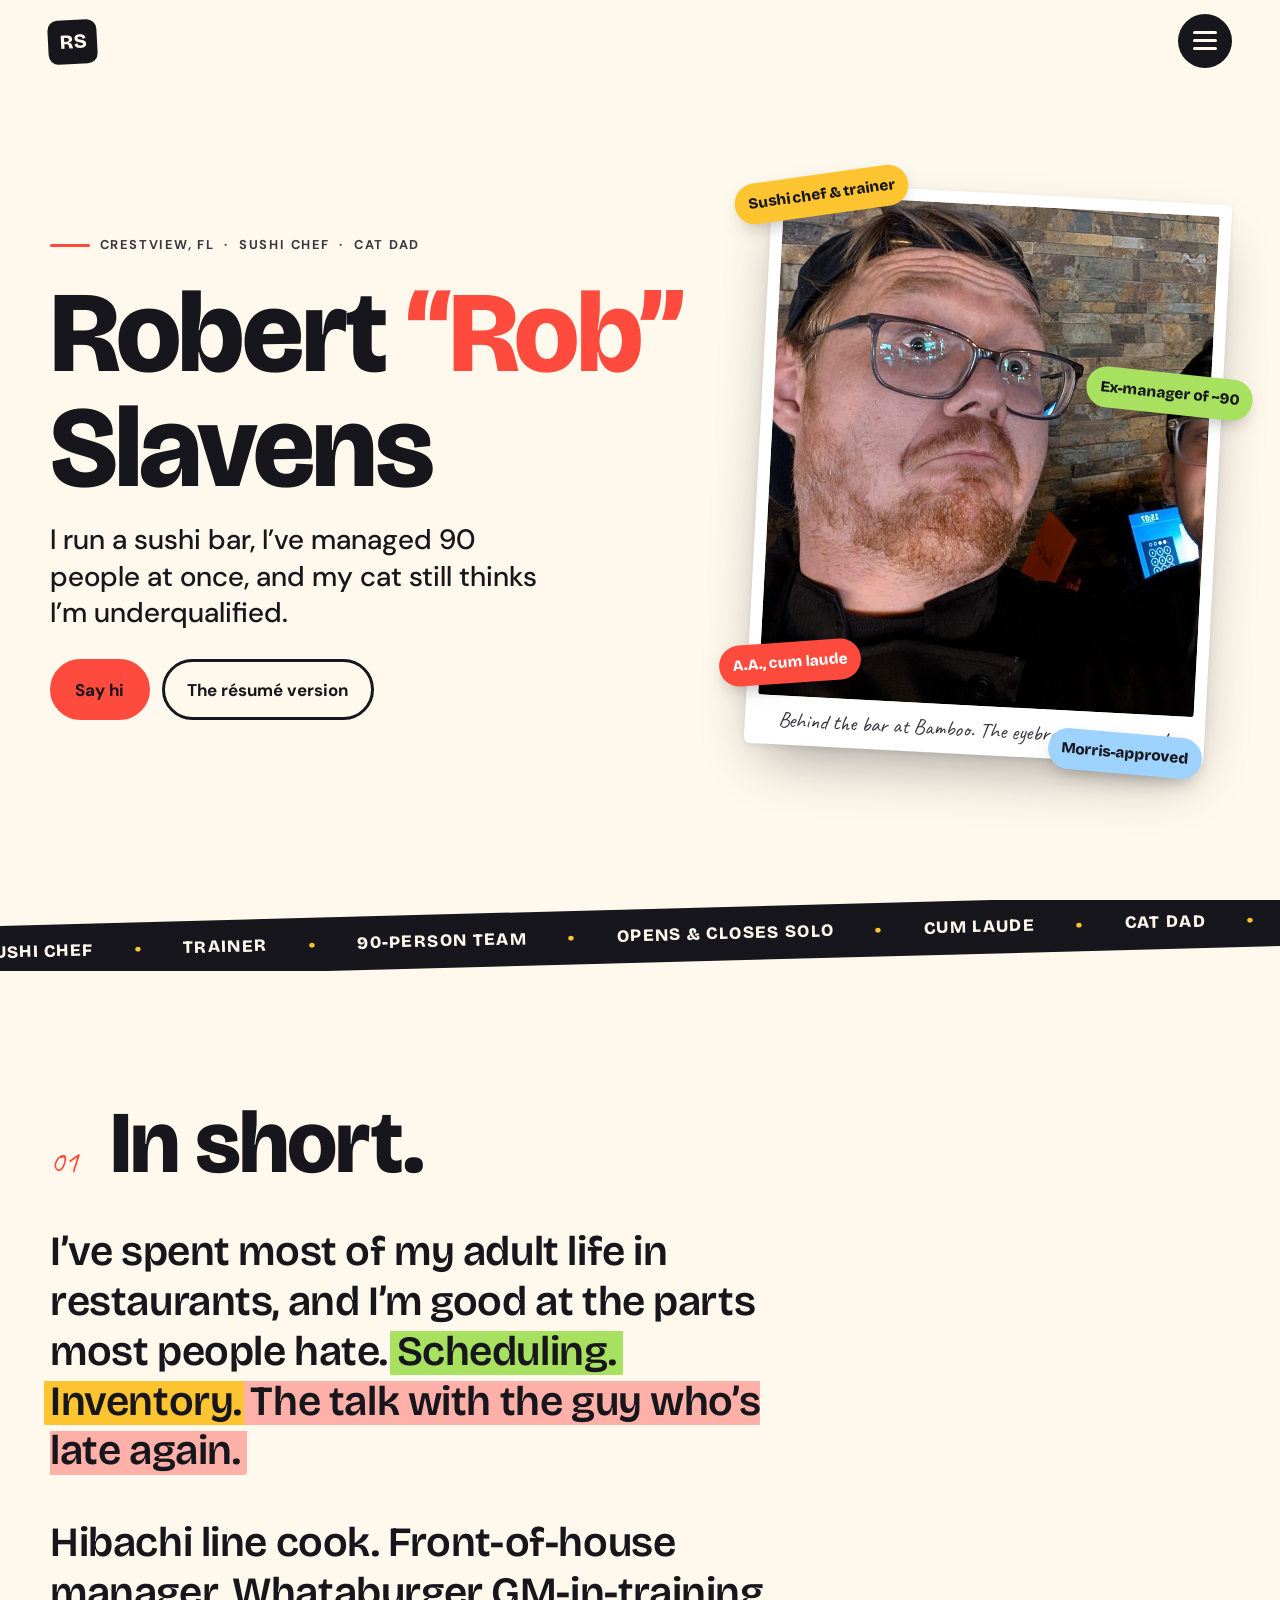
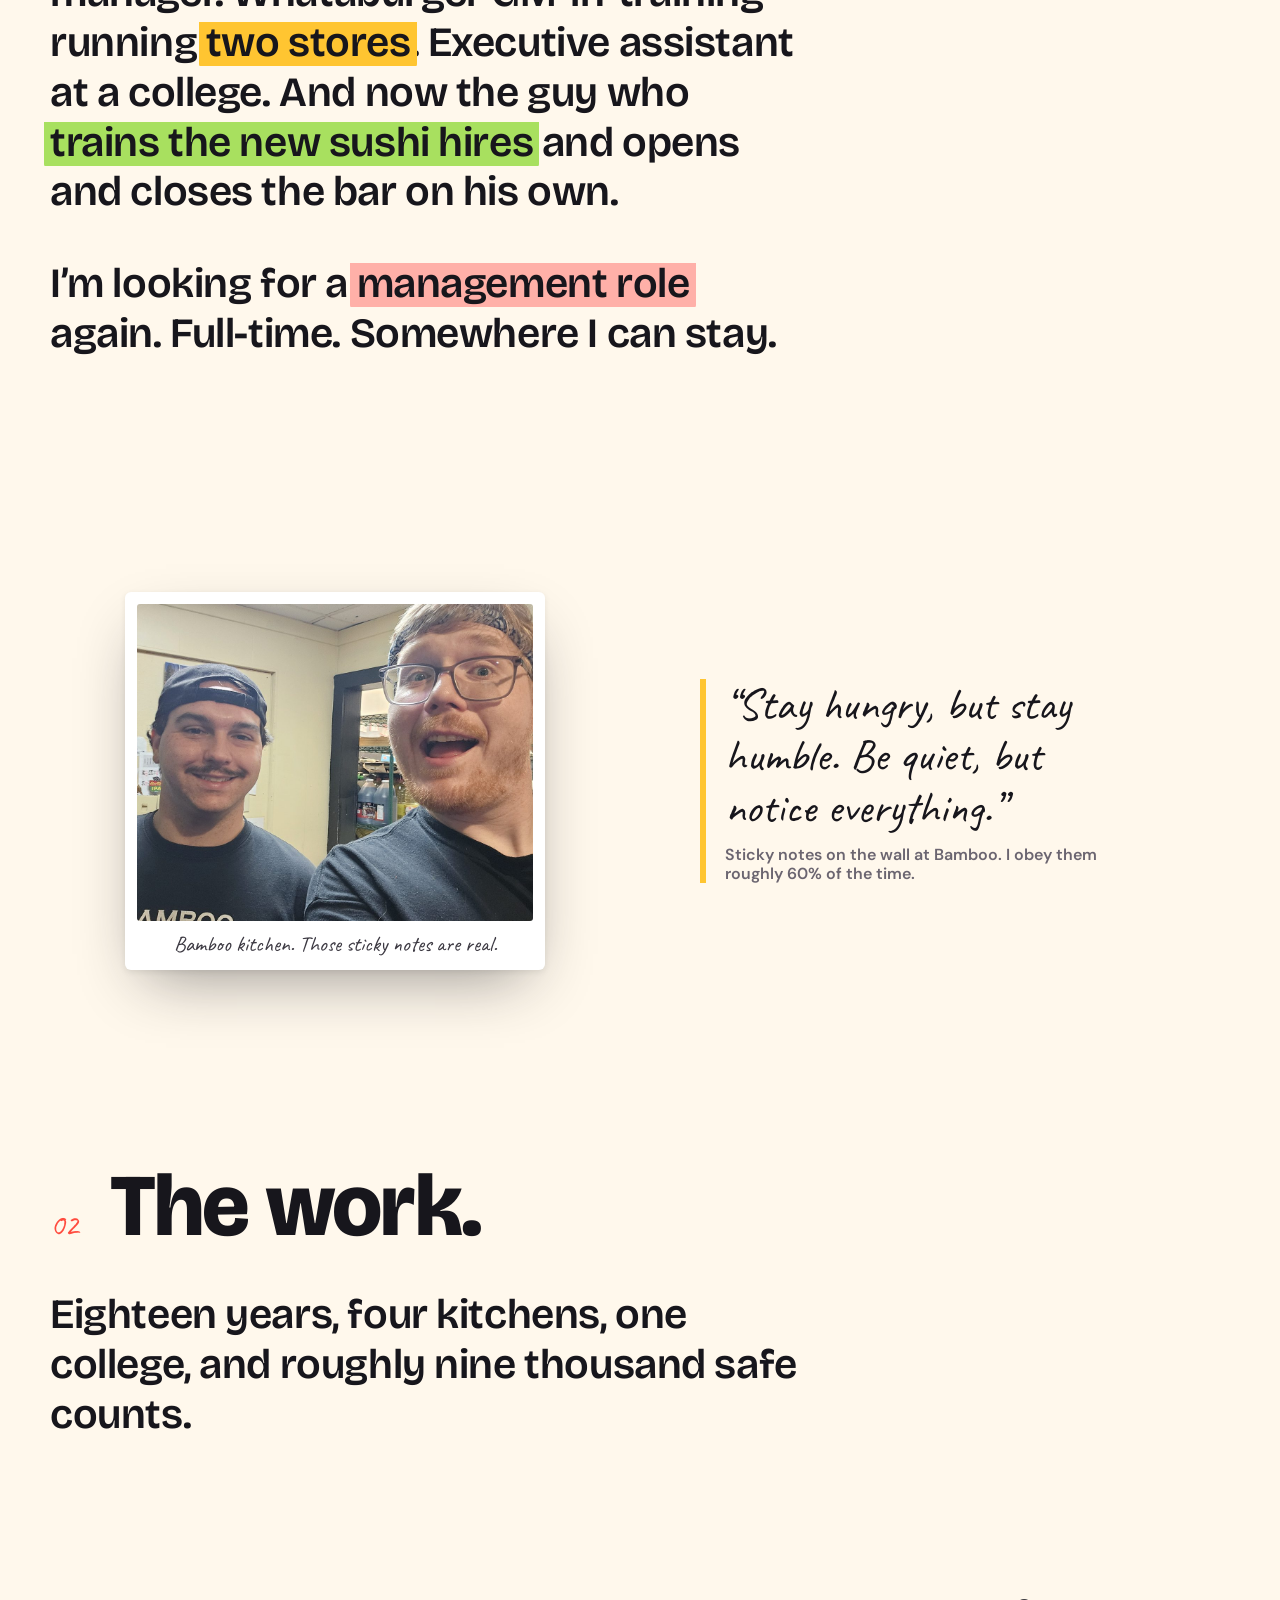
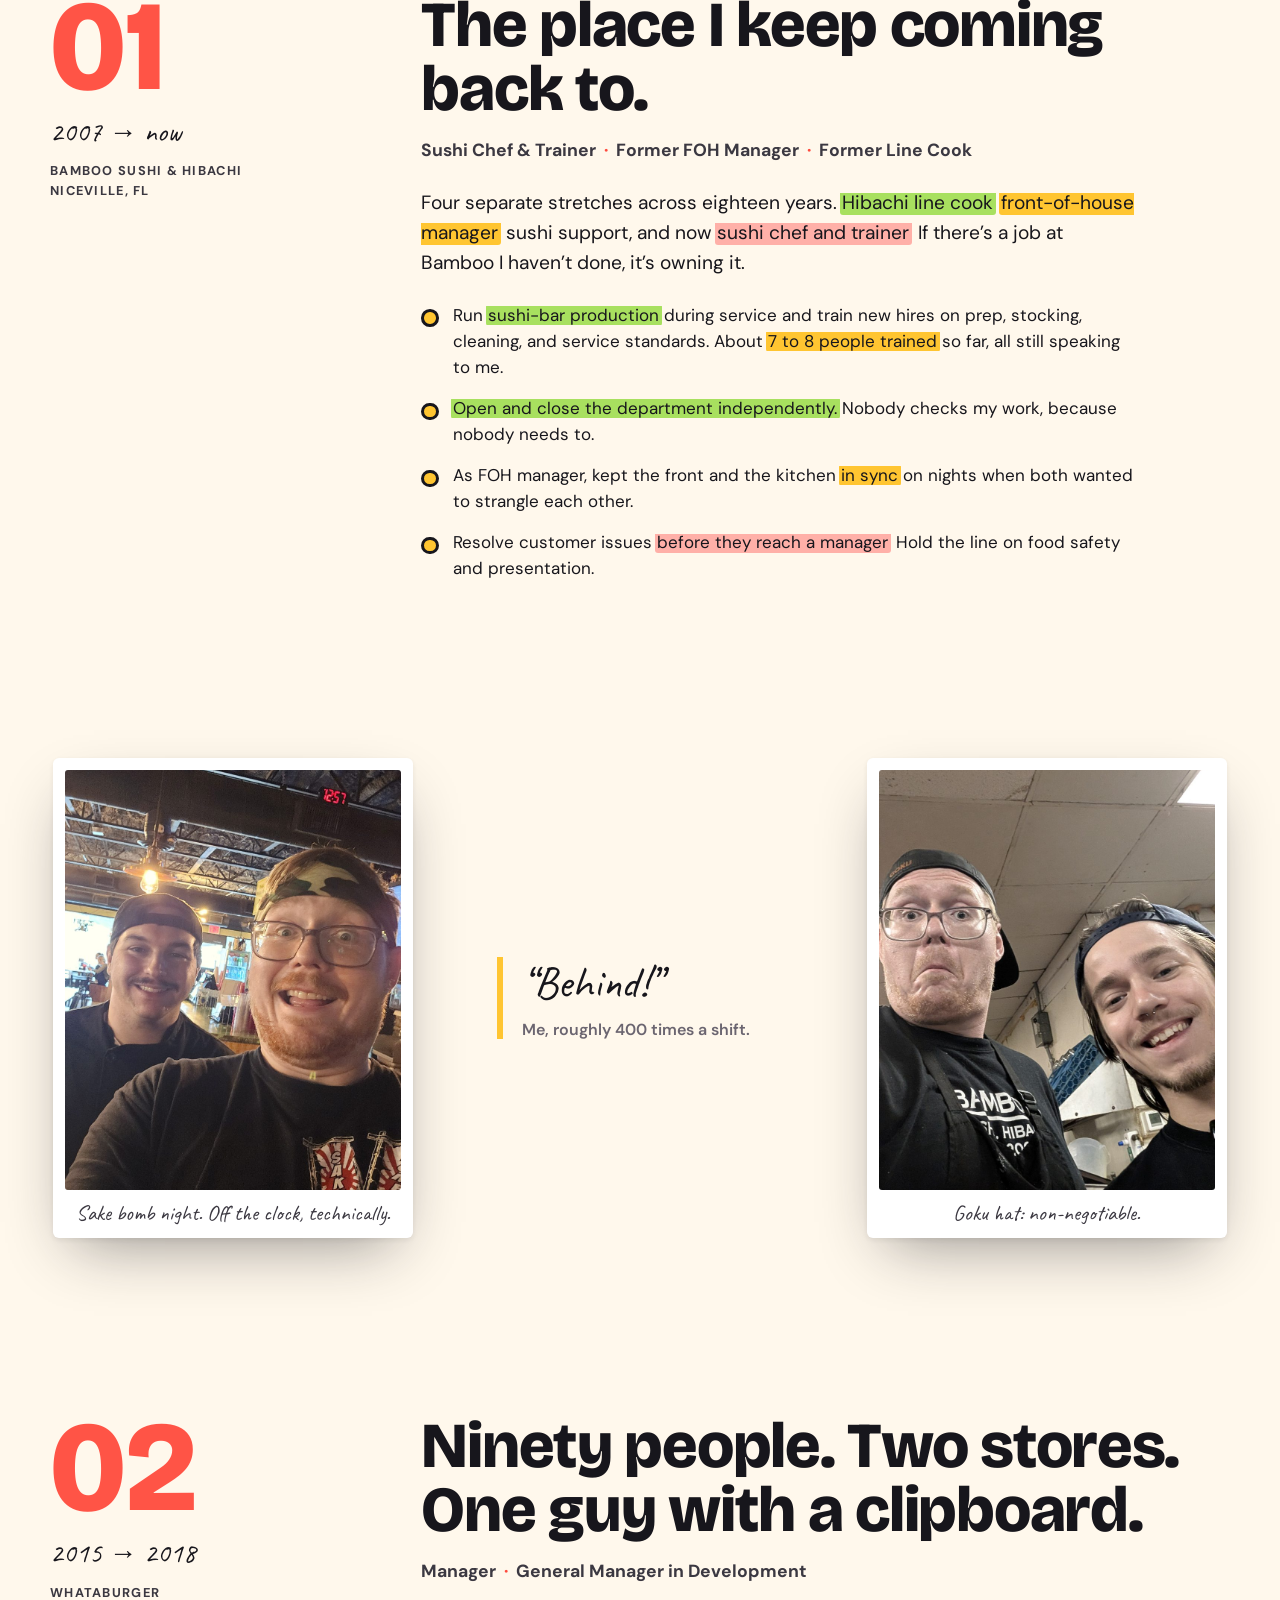
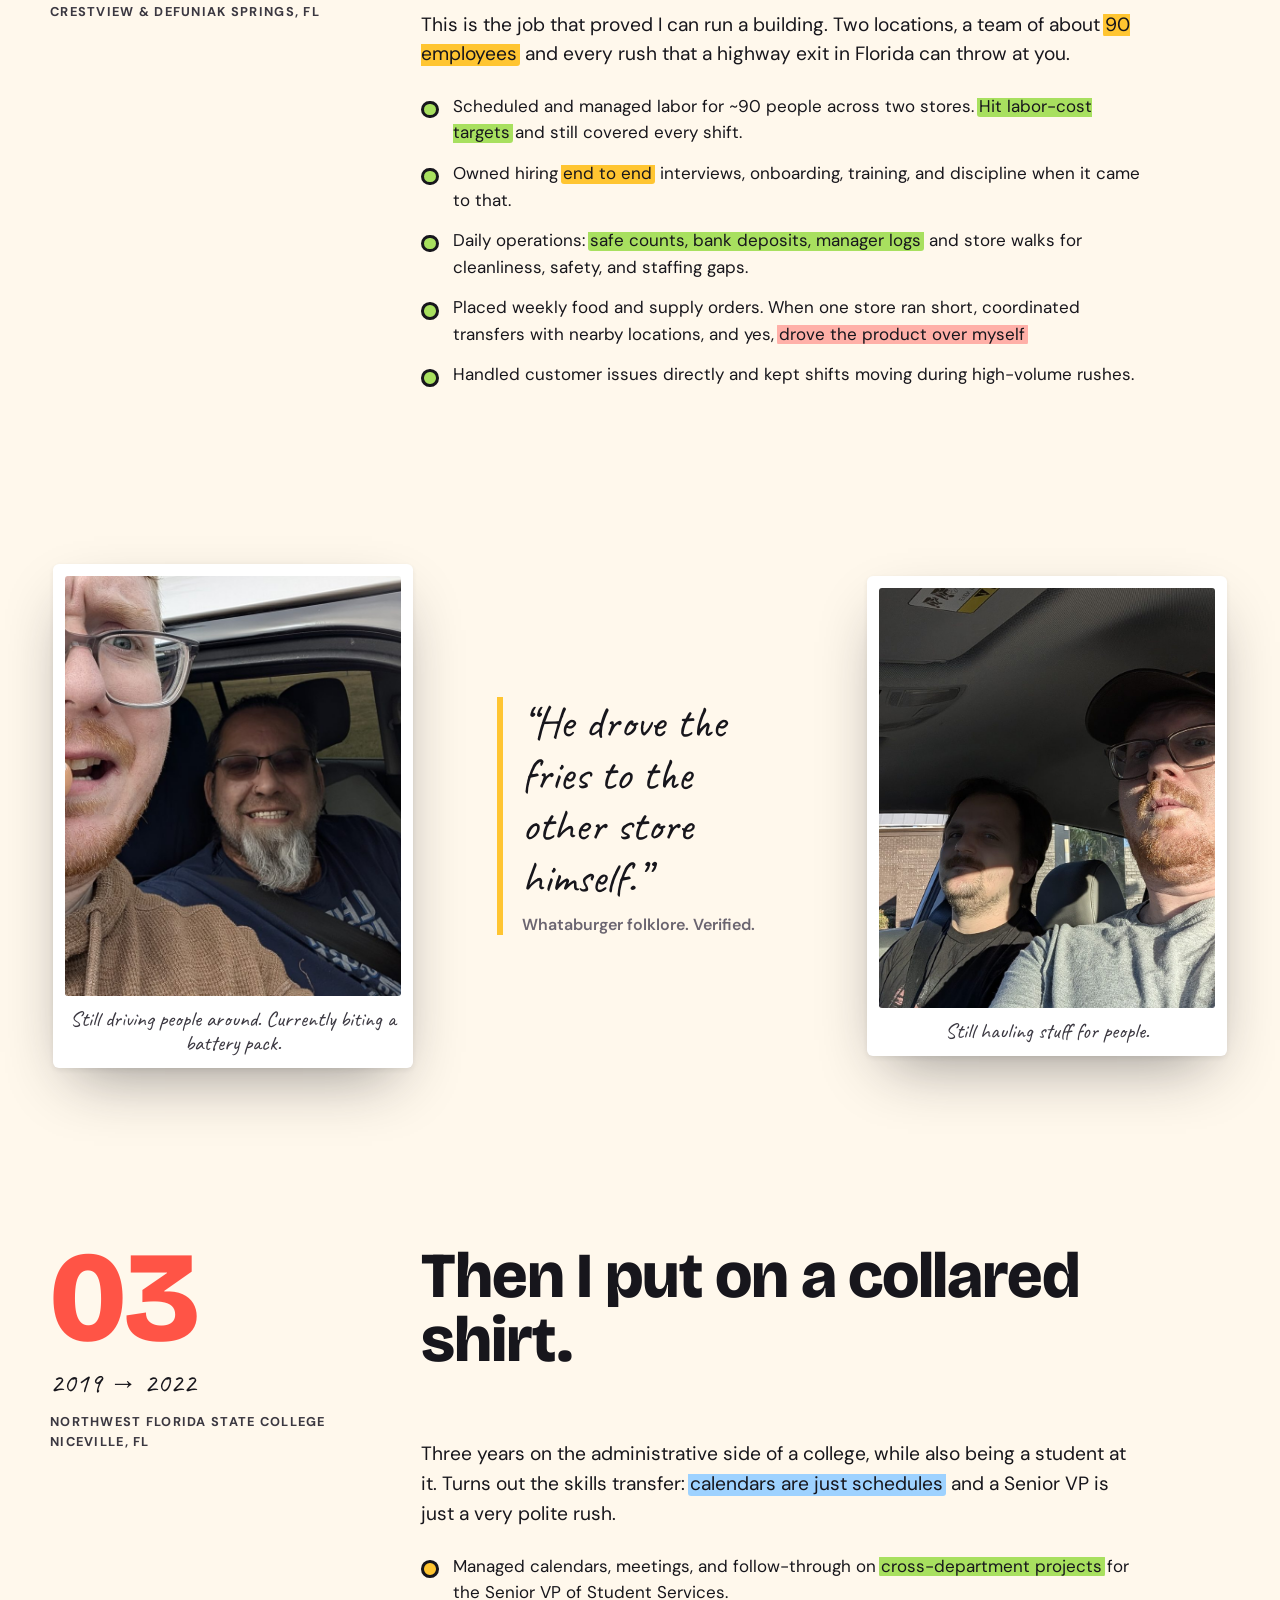
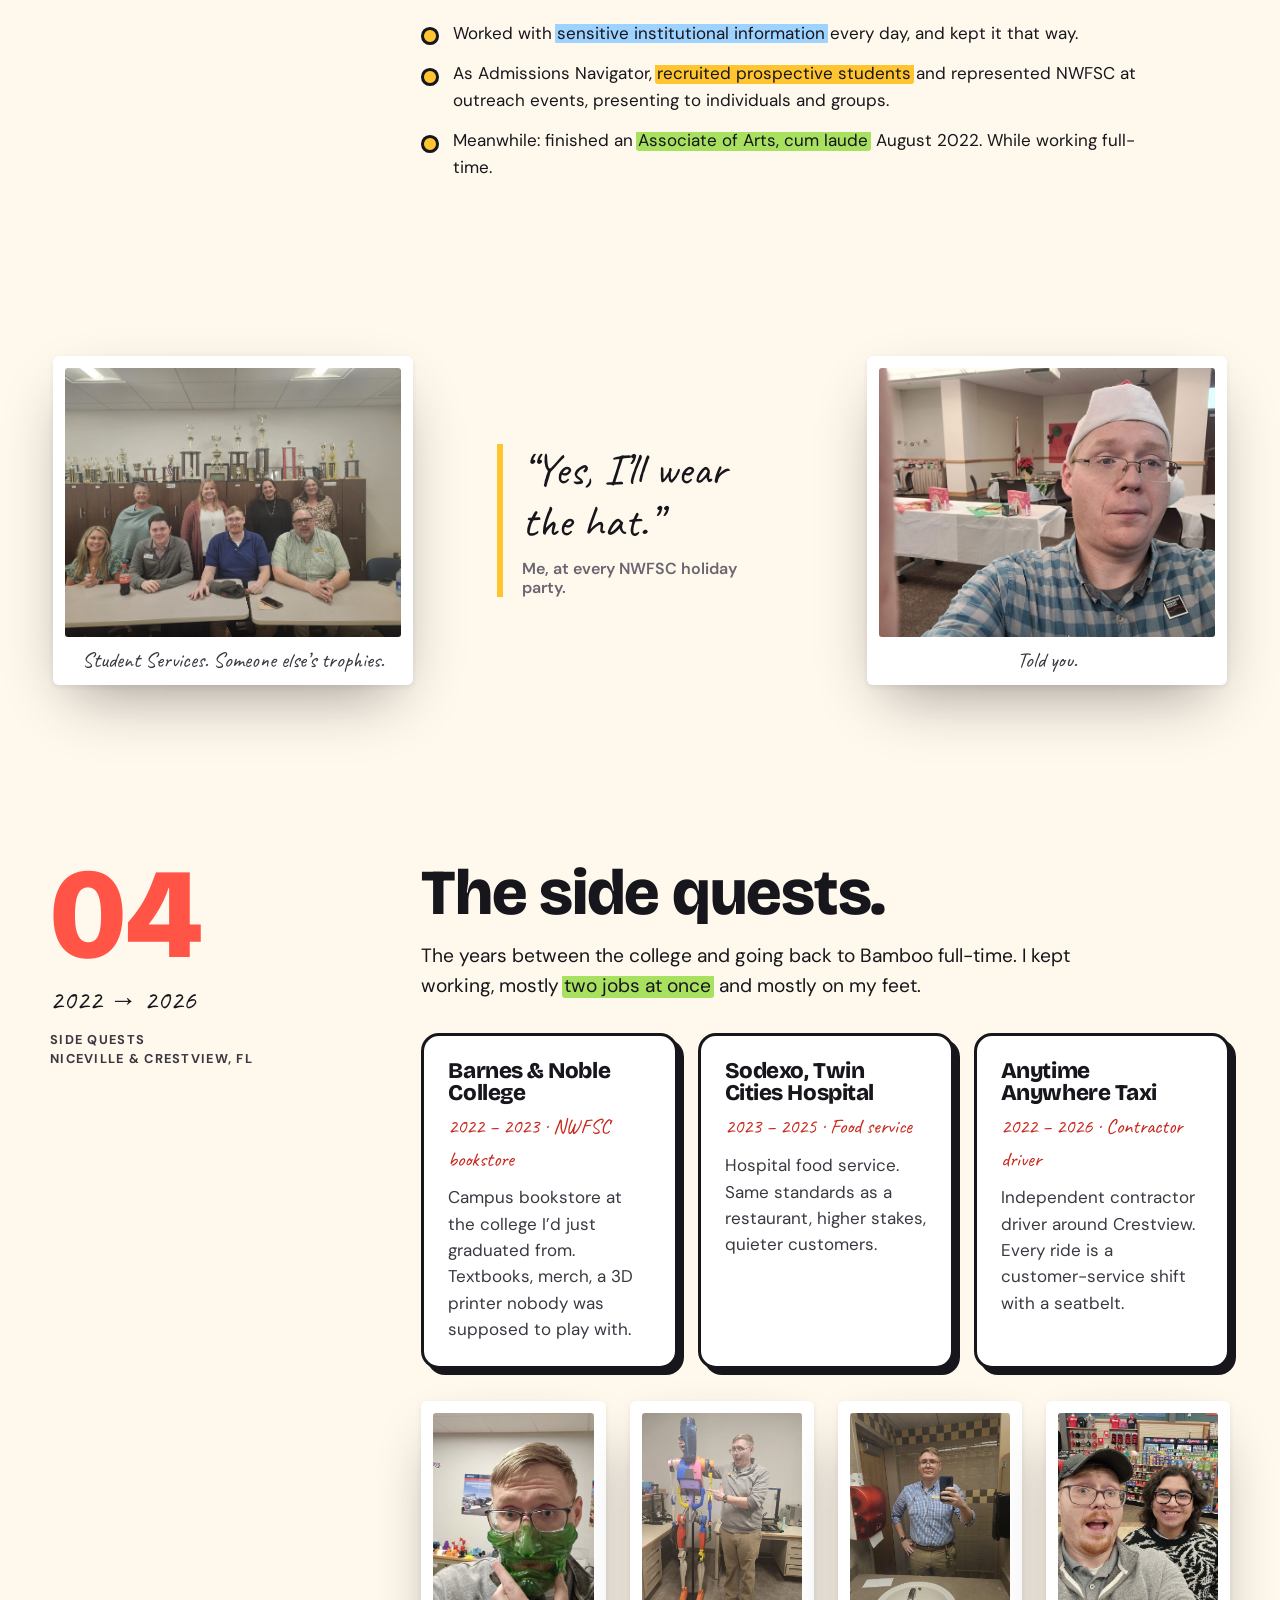
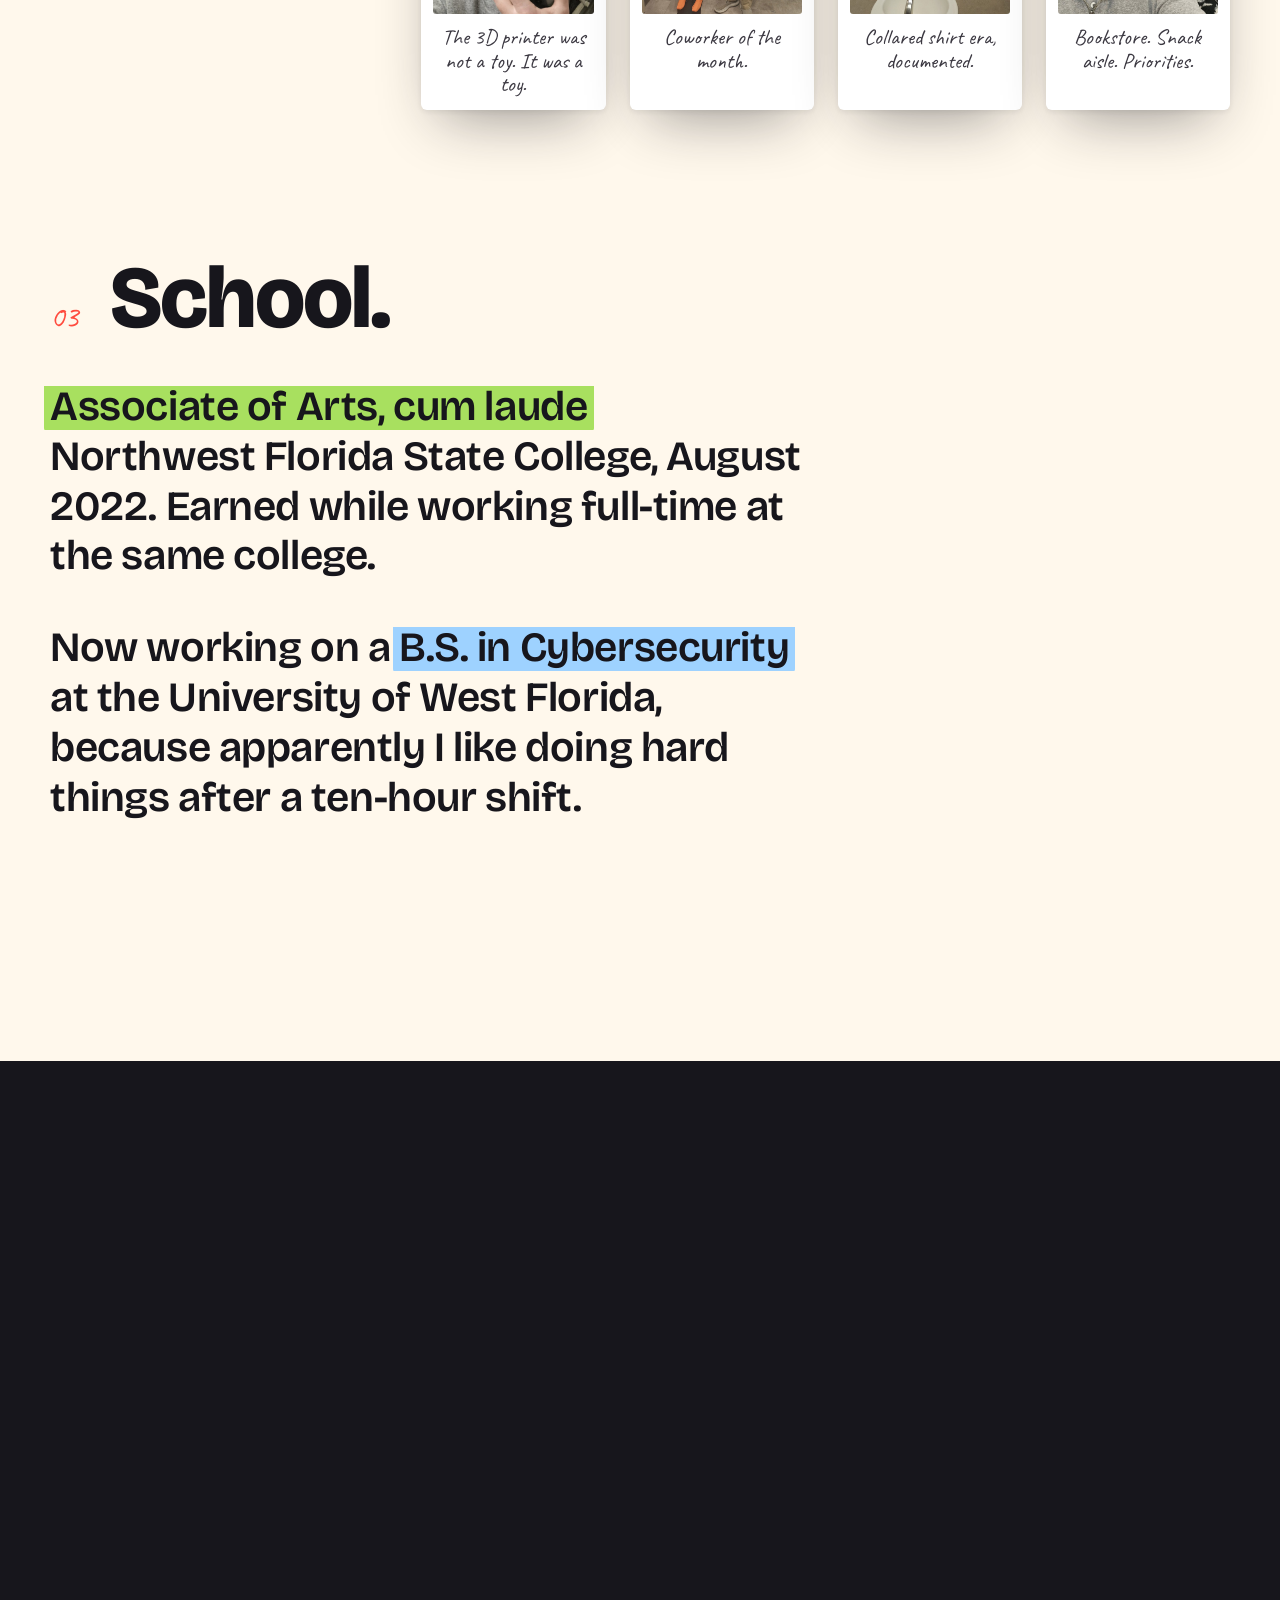
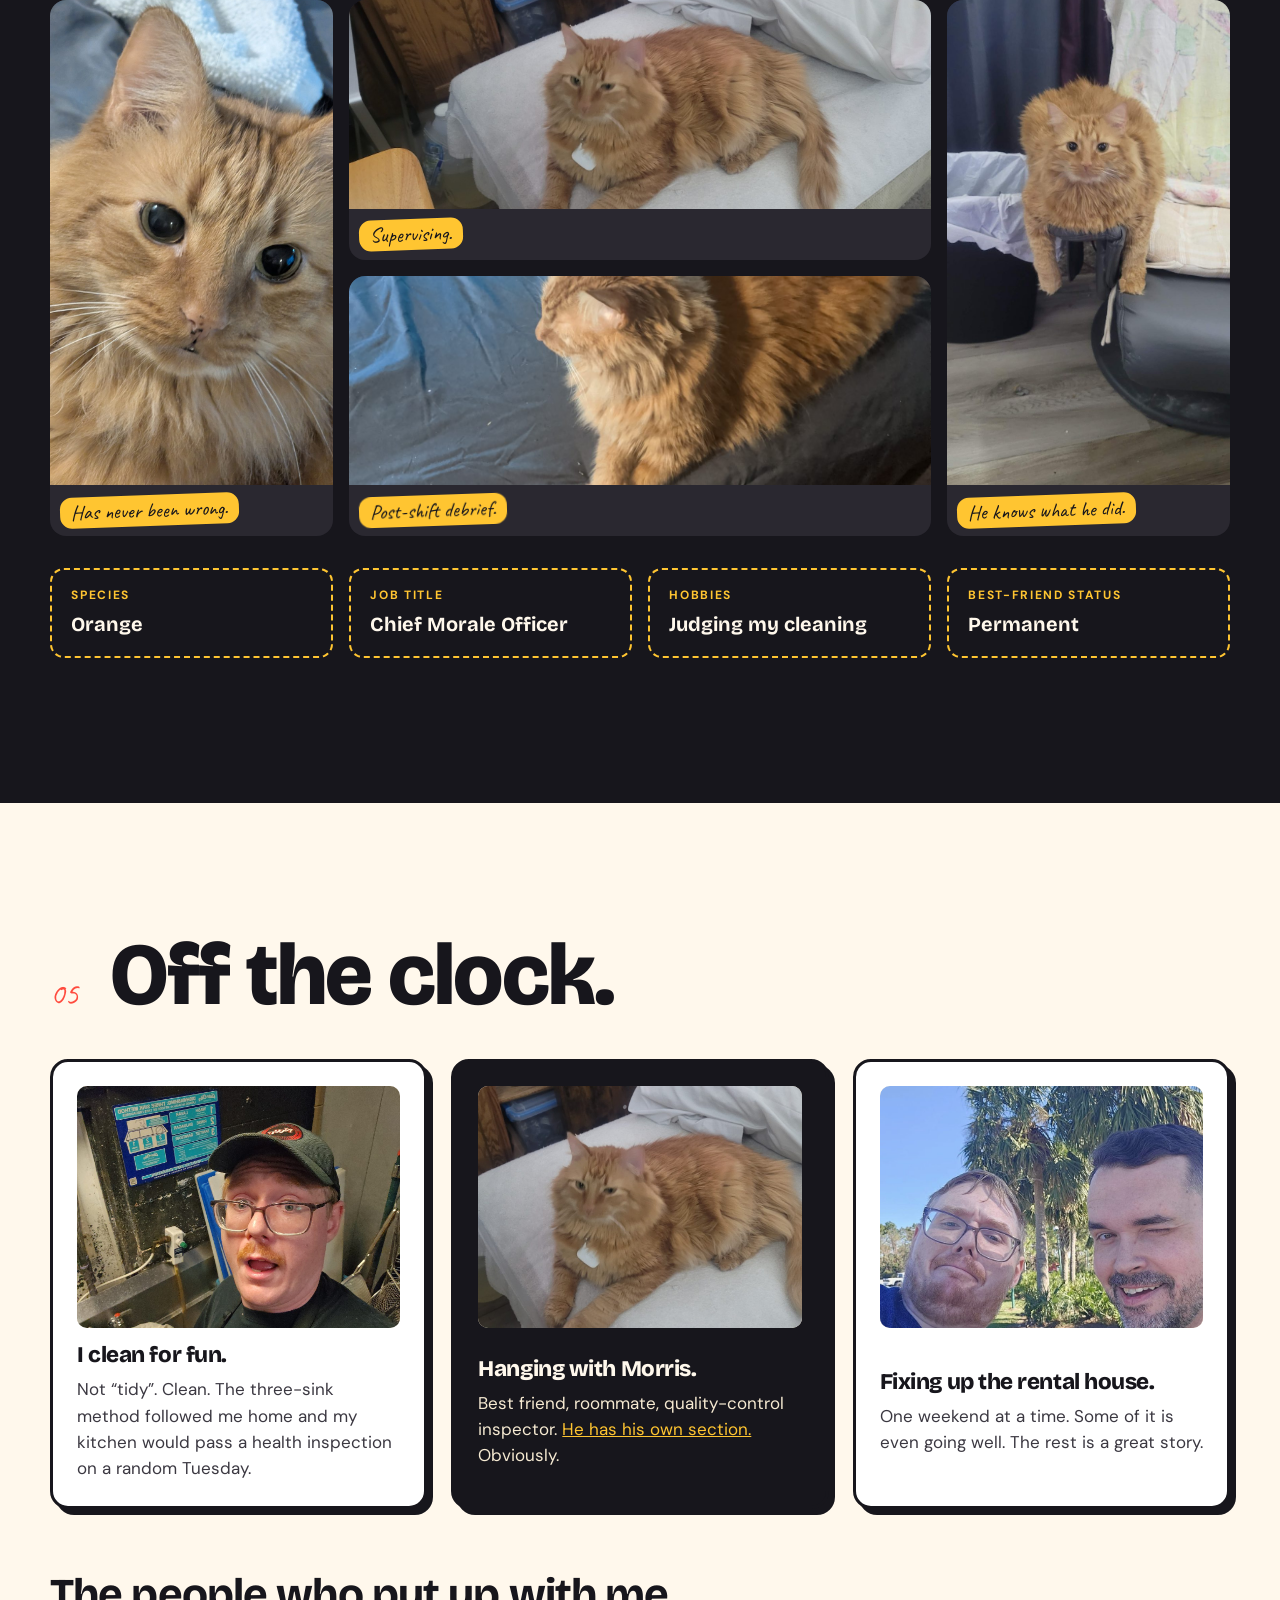
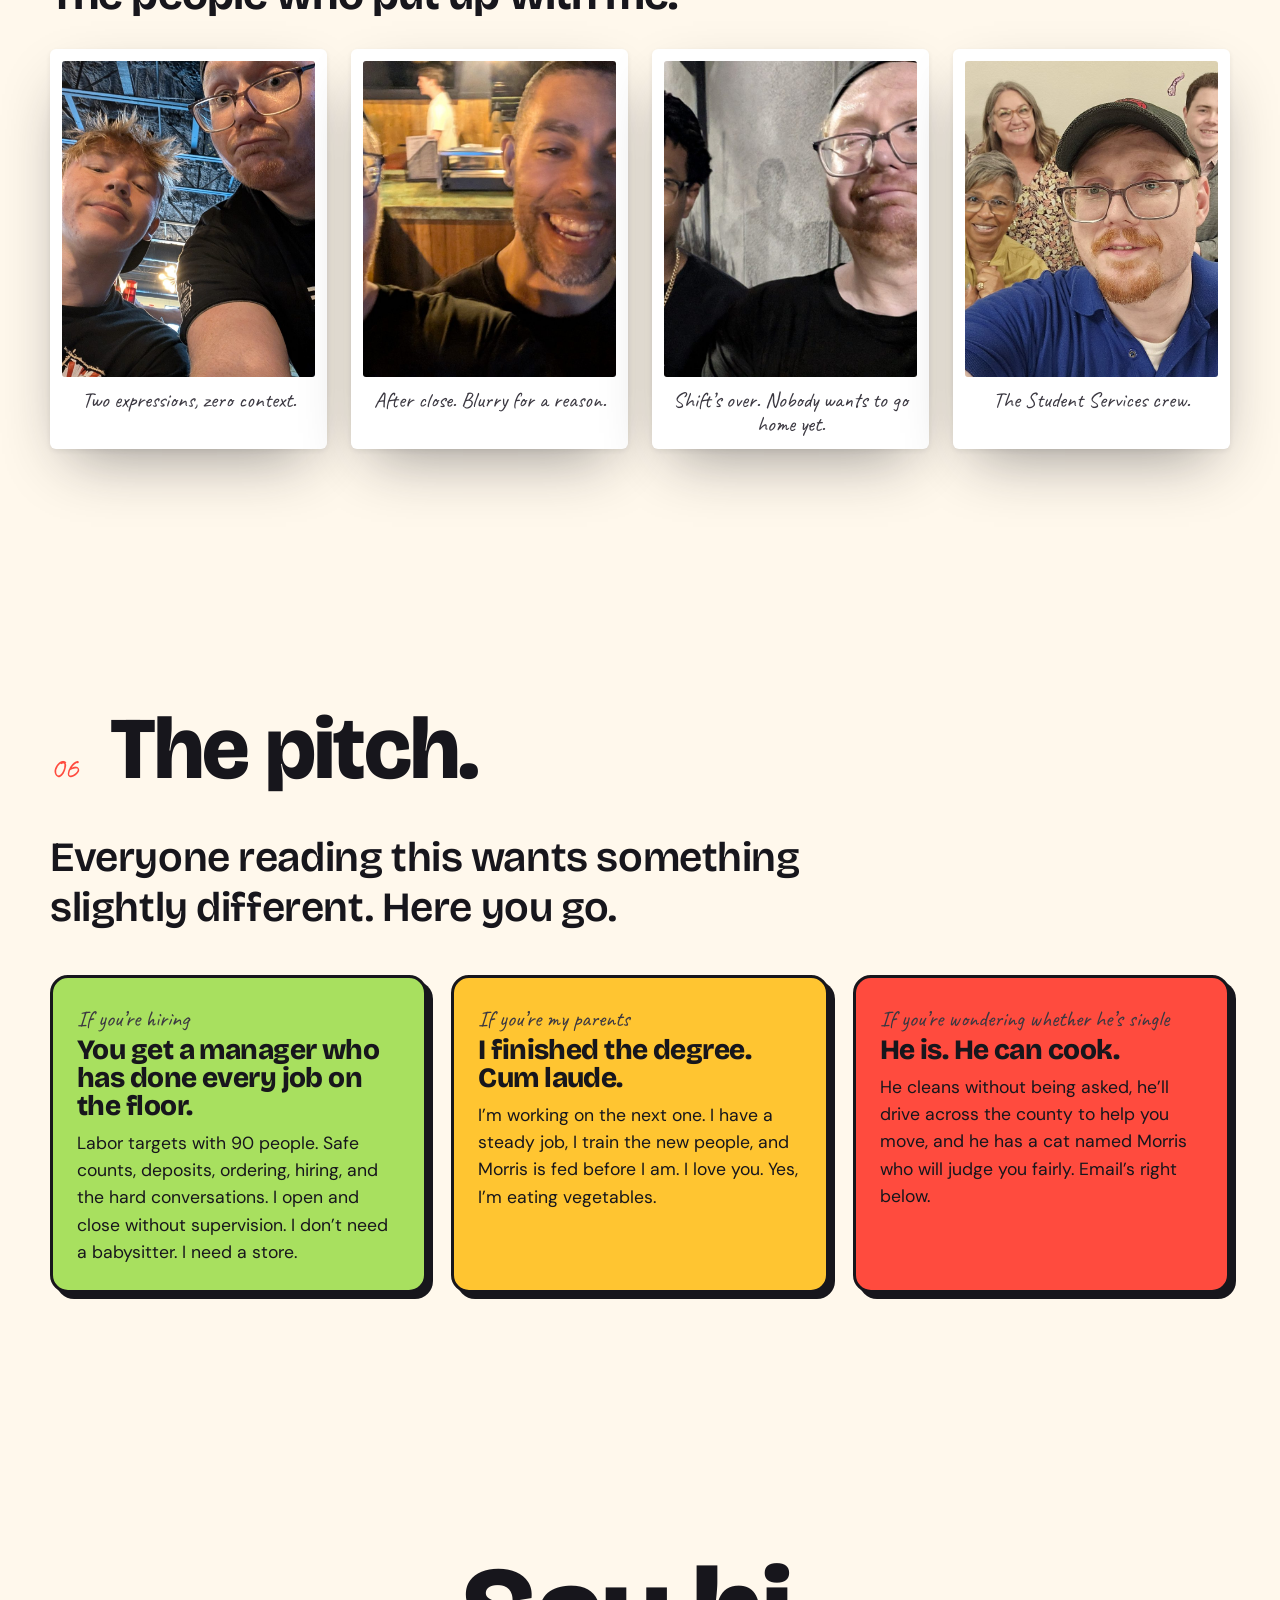
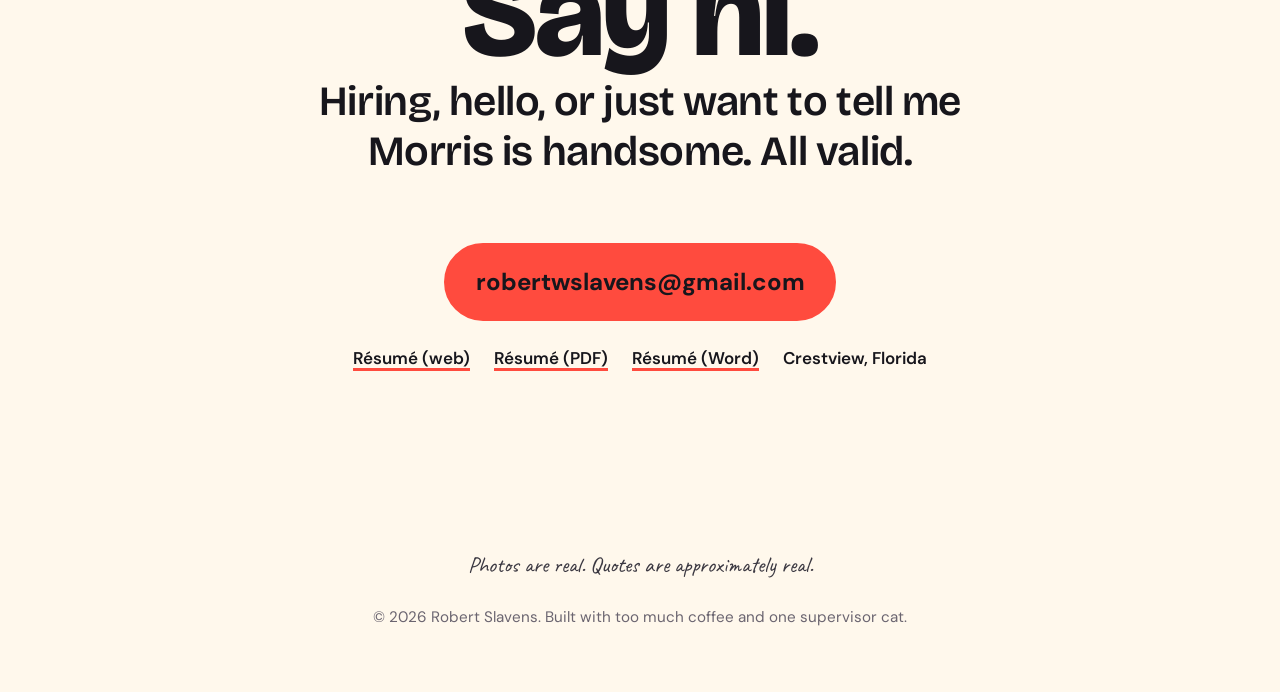
<file: index.html>
<!DOCTYPE html>
<html lang="en">
<head>
  <meta charset="utf-8">
  <meta name="viewport" content="width=device-width, initial-scale=1">
  <title>Rob Slavens — Sushi chef, ex-manager of 90, cat dad</title>
  <meta name="description" content="Robert 'Rob' Slavens: restaurant operations and management, sushi chef and trainer at Bamboo Sushi & Hibachi, former Whataburger manager, Crestview, Florida. Also: Morris the cat.">
  <meta property="og:title" content="Rob Slavens">
  <meta property="og:description" content="Sushi chef. Ex-manager of 90 people. Cat dad. Looking for a management role in Northwest Florida.">
  <meta property="og:image" content="images/bamboo-sushi-bar-chef-coat.jpg">
  <meta name="theme-color" content="#FFF8EC">
  <link rel="preconnect" href="https://fonts.googleapis.com">
  <link rel="preconnect" href="https://fonts.gstatic.com" crossorigin>
  <link href="https://fonts.googleapis.com/css2?family=Bricolage+Grotesque:opsz,wght@12..96,600;12..96,700;12..96,800&family=Caveat:wght@500;600&family=DM+Sans:ital,wght@0,400;0,500;0,700;1,400&display=swap" rel="stylesheet">
  <link rel="stylesheet" href="styles.css">
  <link rel="icon" href="data:image/svg+xml,%3Csvg xmlns='http://www.w3.org/2000/svg' viewBox='0 0 100 100'%3E%3Ctext y='.9em' font-size='90'%3E%F0%9F%8D%A3%3C/text%3E%3C/svg%3E">
</head>
<body data-theme="rice">
  <a class="skip" href="#main">Skip to content</a>
  <div class="progress" aria-hidden="true"></div>

  <header class="top">
    <a class="brand" href="#top" aria-label="Rob Slavens, back to top">RS</a>
    <button class="burger" aria-expanded="false" aria-controls="menu" aria-label="Open menu">
      <span></span><span></span><span></span>
    </button>
  </header>

  <nav class="menu" id="menu" aria-label="Site">
    <div>
      <ul>
        <li><a href="#short">In short</a></li>
        <li><a href="#work">The work</a></li>
        <li><a href="#morris">Morris</a></li>
        <li><a href="#life">Off the clock</a></li>
        <li><a href="#pitch">The pitch</a></li>
        <li><a href="#contact">Say hi</a></li>
      </ul>
      <small>Crestview, Florida. Yes, the hat is always on.</small>
    </div>
  </nav>

  <main id="main">
    <!-- ================= HERO ================= -->
    <section class="hero" id="top" data-theme="rice">
      <div class="wrap">
        <div>
          <p class="eyebrow reveal">Crestview, FL &nbsp;·&nbsp; Sushi chef &nbsp;·&nbsp; Cat dad</p>
          <h1 data-words>Robert <span class="quoted">“Rob”</span> Slavens</h1>
          <p class="lead reveal" data-delay="1">I run a sushi bar, I’ve managed 90 people at once, and my cat still thinks I’m underqualified.</p>
          <div class="ctas reveal" data-delay="2">
            <a class="btn tuna" href="mailto:robertwslavens@gmail.com">Say hi</a>
            <a class="btn ghost" href="resume.html">The résumé version</a>
          </div>
        </div>
        <div class="hero-art reveal" data-delay="1">
          <figure class="polaroid">
            <div class="ph"><img src="images/bamboo-sushi-bar-chef-coat.jpg" width="1600" height="900" alt="Rob in a black chef coat and backwards cap behind the sushi bar at Bamboo, eyebrow raised, next to a smiling coworker." fetchpriority="high"></div>
            <figcaption>Behind the bar at Bamboo. The eyebrow is permanent.</figcaption>
          </figure>
          <span class="sticker s1">Sushi chef &amp; trainer</span>
          <span class="sticker s2">Ex-manager of ~90</span>
          <span class="sticker s3">A.A., cum laude</span>
          <span class="sticker s4">Morris-approved</span>
        </div>
      </div>
    </section>

    <div class="ticker-wrap"><div class="ticker" aria-hidden="true">
      <div class="track">
        <span>Sushi chef</span><span>Trainer</span><span>90-person team</span><span>Opens &amp; closes solo</span><span>Cum laude</span><span>Cat dad</span><span>Cleans for fun</span><span>Cybersecurity student</span><span>18 years in restaurants</span>
        <span>Sushi chef</span><span>Trainer</span><span>90-person team</span><span>Opens &amp; closes solo</span><span>Cum laude</span><span>Cat dad</span><span>Cleans for fun</span><span>Cybersecurity student</span><span>18 years in restaurants</span>
      </div>
    </div></div>

    <!-- ================= IN SHORT ================= -->
    <section id="short" data-theme="rice">
      <div class="wrap">
        <div class="section-head reveal"><span class="num">01</span><h2>In short.</h2></div>
        <p class="big reveal">I’ve spent most of my adult life in restaurants, and I’m good at the parts most people hate. <mark>Scheduling.</mark> <mark class="yolk">Inventory.</mark> <mark class="tuna">The talk with the guy who’s late again.</mark></p>
        <p class="big reveal" data-delay="1">Hibachi line cook. Front-of-house manager. Whataburger GM-in-training running <mark class="yolk">two stores</mark>. Executive assistant at a college. And now the guy who <mark>trains the new sushi hires</mark> and opens and closes the bar on his own.</p>
        <p class="big reveal" data-delay="2">I’m looking for a <mark class="tuna">management role</mark> again. Full-time. Somewhere I can stay.</p>
      </div>
    </section>

    <!-- Photo break: real sticky notes -->
    <div class="break" data-theme="yolk">
      <div class="wrap">
        <figure class="polaroid wide reveal">
          <div class="ph"><img src="images/bamboo-kitchen-sticky-notes.jpg" width="1600" height="901" alt="Rob mid-laugh in the Bamboo kitchen with a coworker, in front of a wall of handwritten sticky notes." loading="lazy"></div>
          <figcaption>Bamboo kitchen. Those sticky notes are real.</figcaption>
        </figure>
        <blockquote class="quote reveal" data-delay="1">
          “Stay hungry, but stay humble. Be quiet, but notice everything.”
          <cite>Sticky notes on the wall at Bamboo. I obey them roughly 60% of the time.</cite>
        </blockquote>
      </div>
    </div>

    <!-- ================= THE WORK ================= -->
    <section id="work" data-theme="rice" style="padding-bottom:0">
      <div class="wrap">
        <div class="section-head reveal"><span class="num">02</span><h2>The work.</h2></div>
        <p class="big reveal">Eighteen years, four kitchens, one college, and roughly nine thousand safe counts.</p>
      </div>
    </section>

    <!-- 01 Bamboo -->
    <article class="job" data-theme="tuna" aria-labelledby="job-bamboo">
      <div class="wrap">
        <div class="meta reveal">
          <div class="idx" aria-hidden="true">01</div>
          <p class="years">2007 → now</p>
          <p class="place">Bamboo Sushi &amp; Hibachi<br>Niceville, FL</p>
        </div>
        <div>
          <h3 id="job-bamboo" data-words>The place I keep coming back to.</h3>
          <p class="role reveal"><span>Sushi Chef &amp; Trainer</span><span>Former FOH Manager</span><span>Former Line Cook</span></p>
          <p class="intro reveal" data-delay="1">Four separate stretches across eighteen years. <mark>Hibachi line cook</mark>, <mark class="yolk">front-of-house manager</mark>, sushi support, and now <mark class="tuna">sushi chef and trainer</mark>. If there’s a job at Bamboo I haven’t done, it’s owning it.</p>
          <ul class="bullets stagger">
            <li>Run <mark>sushi-bar production</mark> during service and train new hires on prep, stocking, cleaning, and service standards. About <mark class="yolk">7 to 8 people trained</mark> so far, all still speaking to me.</li>
            <li><mark>Open and close the department independently.</mark> Nobody checks my work, because nobody needs to.</li>
            <li>As FOH manager, kept the front and the kitchen <mark class="yolk">in sync</mark> on nights when both wanted to strangle each other.</li>
            <li>Resolve customer issues <mark class="tuna">before they reach a manager</mark>. Hold the line on food safety and presentation.</li>
          </ul>
        </div>
      </div>
    </article>

    <div class="break two" data-theme="tuna">
      <div class="wrap">
        <figure class="polaroid reveal" style="--tilt:-3deg">
          <div class="ph"><img src="images/bamboo-sake-bomb-night.jpg" width="901" height="1600" alt="Rob in a camo hat and a Sake Bomb shirt grinning with a coworker at the bar." loading="lazy"></div>
          <figcaption>Sake bomb night. Off the clock, technically.</figcaption>
        </figure>
        <blockquote class="quote reveal" data-delay="1">
          “Behind!”
          <cite>Me, roughly 400 times a shift. <!-- EDIT ME: swap for a real quote --></cite>
        </blockquote>
        <figure class="polaroid reveal" data-delay="2" style="--tilt:2deg">
          <div class="ph"><img src="images/bamboo-apron-kitchen.jpg" width="900" height="1600" alt="Rob in a Bamboo apron and backwards Goku cap making a face next to a smiling coworker in the kitchen." loading="lazy"></div>
          <figcaption>Goku hat: non-negotiable.</figcaption>
        </figure>
      </div>
    </div>

    <!-- 02 Whataburger -->
    <article class="job" data-theme="yolk" aria-labelledby="job-wb">
      <div class="wrap">
        <div class="meta reveal">
          <div class="idx" aria-hidden="true">02</div>
          <p class="years">2015 → 2018</p>
          <p class="place">Whataburger<br>Crestview &amp; DeFuniak Springs, FL</p>
        </div>
        <div>
          <h3 id="job-wb" data-words>Ninety people. Two stores. One guy with a clipboard.</h3>
          <p class="role reveal"><span>Manager</span><span>General Manager in Development</span></p>
          <p class="intro reveal" data-delay="1">This is the job that proved I can run a building. Two locations, a team of about <mark class="yolk">90 employees</mark>, and every rush that a highway exit in Florida can throw at you.</p>
          <ul class="bullets stagger">
            <li>Scheduled and managed labor for ~90 people across two stores. <mark>Hit labor-cost targets</mark> and still covered every shift.</li>
            <li>Owned hiring <mark class="yolk">end to end</mark>: interviews, onboarding, training, and discipline when it came to that.</li>
            <li>Daily operations: <mark>safe counts, bank deposits, manager logs</mark>, and store walks for cleanliness, safety, and staffing gaps.</li>
            <li>Placed weekly food and supply orders. When one store ran short, coordinated transfers with nearby locations, and yes, <mark class="tuna">drove the product over myself</mark>.</li>
            <li>Handled customer issues directly and kept shifts moving during high-volume rushes.</li>
          </ul>
        </div>
      </div>
    </article>

    <div class="break two" data-theme="yolk">
      <div class="wrap">
        <figure class="polaroid reveal" style="--tilt:-2deg">
          <div class="ph"><img src="images/truck-window.jpg" width="1600" height="900" alt="Rob making a face with a portable charger held in his teeth, riding with a bearded friend in his car." loading="lazy"></div>
          <figcaption>Still driving people around. Currently biting a battery pack.</figcaption>
        </figure>
        <blockquote class="quote reveal" data-delay="1">
          “He drove the fries to the other store himself.”
          <cite>Whataburger folklore. Verified. <!-- EDIT ME --></cite>
        </blockquote>
        <figure class="polaroid reveal" data-delay="2" style="--tilt:2.5deg">
          <div class="ph"><img src="images/car-selfie.jpg" width="900" height="1600" alt="Rob in a cap and glasses taking a selfie from the driver’s seat with a friend riding passenger." loading="lazy"></div>
          <figcaption>Still hauling stuff for people.</figcaption>
        </figure>
      </div>
    </div>

    <!-- 03 NWFSC -->
    <article class="job" data-theme="sky" aria-labelledby="job-nwfsc">
      <div class="wrap">
        <div class="meta reveal">
          <div class="idx" aria-hidden="true">03</div>
          <p class="years">2019 → 2022</p>
          <p class="place">Northwest Florida State College<br>Niceville, FL</p>
        </div>
        <div>
          <h3 id="job-nwfsc" data-words>Then I put on a collared shirt.</h3>
          <p class="role reveal"><span>Executive Assistant to the SVP of Student Services</span><span>Admissions Navigator</span></p>
          <p class="intro reveal" data-delay="1">Three years on the administrative side of a college, while also being a student at it. Turns out the skills transfer: <mark class="sky">calendars are just schedules</mark>, and a Senior VP is just a very polite rush.</p>
          <ul class="bullets stagger">
            <li>Managed calendars, meetings, and follow-through on <mark>cross-department projects</mark> for the Senior VP of Student Services.</li>
            <li>Worked with <mark class="sky">sensitive institutional information</mark> every day, and kept it that way.</li>
            <li>As Admissions Navigator, <mark class="yolk">recruited prospective students</mark> and represented NWFSC at outreach events, presenting to individuals and groups.</li>
            <li>Meanwhile: finished an <mark>Associate of Arts, cum laude</mark>, August 2022. While working full-time.</li>
          </ul>
        </div>
      </div>
    </article>

    <div class="break two" data-theme="sky">
      <div class="wrap">
        <figure class="polaroid wide reveal" style="--tilt:-2deg">
          <div class="ph"><img src="images/nwfsc-team-trophies.jpg" width="1600" height="1200" alt="Rob in a blue polo seated with seven NWFSC colleagues in front of a wall of trophies." loading="lazy"></div>
          <figcaption>Student Services. Someone else’s trophies.</figcaption>
        </figure>
        <blockquote class="quote reveal" data-delay="1">
          “Yes, I’ll wear the hat.”
          <cite>Me, at every NWFSC holiday party. <!-- EDIT ME --></cite>
        </blockquote>
        <figure class="polaroid wide reveal" data-delay="2" style="--tilt:3deg">
          <div class="ph"><img src="images/nwfsc-santa-hat.jpg" width="1600" height="1200" alt="Rob in a Santa hat and plaid shirt with an NWFSC badge at a holiday party." loading="lazy"></div>
          <figcaption>Told you.</figcaption>
        </figure>
      </div>
    </div>

    <!-- 04 Side quests -->
    <article class="job" data-theme="wasabi" aria-labelledby="job-side">
      <div class="wrap">
        <div class="meta reveal">
          <div class="idx" aria-hidden="true">04</div>
          <p class="years">2022 → 2026</p>
          <p class="place">Side quests<br>Niceville &amp; Crestview, FL</p>
        </div>
        <div>
          <h3 id="job-side" data-words>The side quests.</h3>
          <p class="intro reveal">The years between the college and going back to Bamboo full-time. I kept working, mostly <mark>two jobs at once</mark>, and mostly on my feet.</p>
          <div class="quests stagger">
            <div class="card">
              <h4>Barnes &amp; Noble College</h4>
              <span class="when">2022 – 2023 · NWFSC bookstore</span>
              <p>Campus bookstore at the college I’d just graduated from. Textbooks, merch, a 3D printer nobody was supposed to play with.</p>
            </div>
            <div class="card">
              <h4>Sodexo, Twin Cities Hospital</h4>
              <span class="when">2023 – 2025 · Food service</span>
              <p>Hospital food service. Same standards as a restaurant, higher stakes, quieter customers.</p>
            </div>
            <div class="card">
              <h4>Anytime Anywhere Taxi</h4>
              <span class="when">2022 – 2026 · Contractor driver</span>
              <p>Independent contractor driver around Crestview. Every ride is a customer-service shift with a seatbelt.</p>
            </div>
          </div>
          <div class="grid four">
            <figure class="polaroid reveal">
              <div class="ph"><img src="images/bookstore-green-mask.jpg" width="900" height="1600" alt="Rob at the bookstore holding a translucent green mask over his face, Barnes & Noble name tag visible." loading="lazy"></div>
              <figcaption>The 3D printer was not a toy. It was a toy.</figcaption>
            </figure>
            <figure class="polaroid reveal" data-delay="1">
              <div class="ph"><img src="images/bookstore-3d-printed-robot.jpg" width="1200" height="1600" alt="Rob pointing at a colorful 3D-printed robot roughly his own height in the bookstore back room." loading="lazy"></div>
              <figcaption>Coworker of the month.</figcaption>
            </figure>
            <figure class="polaroid reveal" data-delay="2">
              <div class="ph"><img src="images/bookstore-mirror-selfie.jpg" width="1200" height="1600" alt="Rob in a blue checked button-down and khakis taking a mirror selfie." loading="lazy"></div>
              <figcaption>Collared shirt era, documented.</figcaption>
            </figure>
            <figure class="polaroid reveal" data-delay="3">
              <div class="ph"><img src="images/bookstore-selfie.jpg" width="901" height="1600" alt="Rob wide-eyed in a cap with a smiling coworker in front of the campus bookstore snack aisle." loading="lazy"></div>
              <figcaption>Bookstore. Snack aisle. Priorities.</figcaption>
            </figure>
          </div>
        </div>
      </div>
    </article>

    <!-- Education -->
    <section data-theme="rice" style="padding-top:2rem">
      <div class="wrap">
        <div class="section-head reveal"><span class="num">03</span><h2>School.</h2></div>
        <p class="big reveal"><mark>Associate of Arts, cum laude</mark>, Northwest Florida State College, August 2022. Earned while working full-time at the same college.</p>
        <p class="big reveal" data-delay="1">Now working on a <mark class="sky">B.S. in Cybersecurity</mark> at the University of West Florida, because apparently I like doing hard things after a ten-hour shift.</p>
        <div class="reveal" data-delay="2" style="margin-top:1.5rem">
          <span class="chip">Team leadership &amp; scheduling</span><span class="chip">Labor cost control</span><span class="chip">Hiring, training &amp; discipline</span><span class="chip">Cash handling &amp; deposits</span><span class="chip">Opening &amp; closing</span><span class="chip">Food safety &amp; sanitation</span><span class="chip">Inventory &amp; vendor ordering</span><span class="chip">Customer conflict resolution</span><span class="chip">Manager documentation &amp; store walks</span>
        </div>
      </div>
    </section>

    <!-- ================= MORRIS ================= -->
    <section class="morris" id="morris" data-theme="ink">
      <div class="wrap">
        <div class="section-head reveal"><span class="num">04</span><h2>Meet Morris.</h2></div>
        <p class="big reveal">My <mark class="yolk">best friend in the world</mark>. That is not a figure of speech.</p>
        <p class="big reveal" data-delay="1">He’s orange, he’s enormous, and he has never once been wrong about anything.</p>
        <div class="bento stagger">
          <figure class="ph"><img src="images/morris-closeup.jpg" width="902" height="1600" alt="Close-up of Morris, a long-haired orange cat, staring straight into the camera with huge dark eyes." loading="lazy"><figcaption>Has never been wrong.</figcaption></figure>
          <figure class="ph"><img src="images/morris-blanket.jpg" width="1600" height="721" alt="Morris lying regally on a white blanket with his tail stretched out." loading="lazy"><figcaption>Supervising.</figcaption></figure>
          <figure class="ph"><img src="images/morris-chair.jpg" width="721" height="1600" alt="Morris standing in a gray chair looking up, fluffy and unimpressed." loading="lazy"><figcaption>He knows what he did.</figcaption></figure>
          <figure class="ph"><img src="images/morris-sleeping.jpg" width="1200" height="1600" alt="Morris asleep on a gray comforter, curled into a loaf." loading="lazy"><figcaption>Post-shift debrief.</figcaption></figure>
        </div>
        <dl class="stats stagger">
          <div class="stat"><dt>Species</dt><dd>Orange</dd></div>
          <div class="stat"><dt>Job title</dt><dd>Chief Morale Officer</dd></div>
          <div class="stat"><dt>Hobbies</dt><dd>Judging my cleaning</dd></div>
          <div class="stat"><dt>Best-friend status</dt><dd>Permanent</dd></div>
        </dl>
      </div>
    </section>

    <!-- ================= OFF THE CLOCK ================= -->
    <section id="life" data-theme="wasabi">
      <div class="wrap">
        <div class="section-head reveal"><span class="num">05</span><h2>Off the clock.</h2></div>
        <div class="life stagger">
          <div class="card">
            <div class="ph"><img src="images/bamboo-three-sink.jpg" width="1200" height="1600" alt="Rob at a three-compartment sink in the Bamboo dish pit, hands in soapy water, looking at the camera." loading="lazy" style="object-position:50% 30%"></div>
            <div>
              <h4>I clean for fun.</h4>
              <p>Not “tidy”. Clean. The three-sink method followed me home and my kitchen would pass a health inspection on a random Tuesday.</p>
            </div>
          </div>
          <div class="card dark">
            <div class="ph"><img src="images/morris-blanket.jpg" width="1600" height="721" alt="Morris the orange cat lounging on a white blanket." loading="lazy"></div>
            <div>
              <h4>Hanging with Morris.</h4>
              <p>Best friend, roommate, quality-control inspector. <a href="#morris">He has his own section.</a> Obviously.</p>
            </div>
          </div>
          <div class="card">
            <div class="ph"><img src="images/palm-trees-friend.jpg" width="901" height="1600" alt="Rob in a blue sweater squinting in the sun next to a bearded friend, palm trees behind them." loading="lazy" style="object-position:50% 25%"></div>
            <div>
              <h4>Fixing up the rental house.</h4>
              <p>One weekend at a time. Some of it is even going well. The rest is a great story.</p>
            </div>
          </div>
        </div>

        <h3 class="reveal" style="margin-top:4rem;font-size:clamp(1.75rem,4vw,2.75rem)">The people who put up with me.</h3>
        <div class="grid">
          <figure class="polaroid reveal">
            <div class="ph"><img src="images/bamboo-goku-hat.jpg" width="900" height="1600" alt="Rob in a backwards Goku cap making a skeptical face next to a coworker with spiky hair." loading="lazy"></div>
            <figcaption>Two expressions, zero context.</figcaption>
          </figure>
          <figure class="polaroid reveal" data-delay="1">
            <div class="ph"><img src="images/bamboo-bar-smiles.jpg" width="1600" height="900" alt="Rob and a coworker grinning at the bar after close, slightly blurry." loading="lazy"></div>
            <figcaption>After close. Blurry for a reason.</figcaption>
          </figure>
          <figure class="polaroid reveal" data-delay="2">
            <div class="ph"><img src="images/bamboo-night-outside.jpg" width="1600" height="900" alt="Rob and a coworker in Bamboo shirts outside the restaurant at night." loading="lazy"></div>
            <figcaption>Shift’s over. Nobody wants to go home yet.</figcaption>
          </figure>
          <figure class="polaroid reveal" data-delay="3">
            <div class="ph"><img src="images/nwfsc-team-selfie.jpg" width="1600" height="901" alt="Rob in a cap taking a selfie with five smiling NWFSC coworkers leaning into frame." loading="lazy"></div>
            <figcaption>The Student Services crew.</figcaption>
          </figure>
        </div>
      </div>
    </section>

    <!-- ================= THE PITCH ================= -->
    <section id="pitch" data-theme="rice">
      <div class="wrap">
        <div class="section-head reveal"><span class="num">06</span><h2>The pitch.</h2></div>
        <p class="big reveal">Everyone reading this wants something slightly different. Here you go.</p>
        <div class="pitch stagger">
          <div class="card">
            <span class="tag">If you’re hiring</span>
            <h4>You get a manager who has done every job on the floor.</h4>
            <p>Labor targets with 90 people. Safe counts, deposits, ordering, hiring, and the hard conversations. I open and close without supervision. I don’t need a babysitter. I need a store.</p>
          </div>
          <div class="card">
            <span class="tag">If you’re my parents</span>
            <h4>I finished the degree. Cum laude.</h4>
            <p>I’m working on the next one. I have a steady job, I train the new people, and Morris is fed before I am. I love you. Yes, I’m eating vegetables.</p>
          </div>
          <div class="card">
            <span class="tag">If you’re wondering whether he’s single</span>
            <h4>He is. He can cook.</h4>
            <p>He cleans without being asked, he’ll drive across the county to help you move, and he has a cat named Morris who will judge you fairly. Email’s right below.</p>
          </div>
        </div>
      </div>
    </section>

    <!-- ================= CONTACT ================= -->
    <section class="contact" id="contact" data-theme="yolk">
      <div class="wrap">
        <h2 data-words>Say hi.</h2>
        <p class="big reveal" style="margin-inline:auto">Hiring, hello, or just want to tell me Morris is handsome. All valid.</p>
        <a class="btn tuna email reveal" data-delay="1" href="mailto:robertwslavens@gmail.com">robertwslavens@gmail.com</a>
        <p class="links reveal" data-delay="2">
          <a href="resume.html">Résumé (web)</a>
          <a href="Robert_Slavens_Resume.pdf" download>Résumé (PDF)</a>
          <a href="Robert_Slavens_Resume.docx" download>Résumé (Word)</a>
          <span>Crestview, Florida</span>
        </p>
      </div>
    </section>
  </main>

  <footer>
    <p class="hand">Photos are real. Quotes are approximately real.</p>
    <p>© 2026 Robert Slavens. Built with too much coffee and one supervisor cat.</p>
  </footer>

  <script src="script.js"></script>
</body>
</html>
</file>
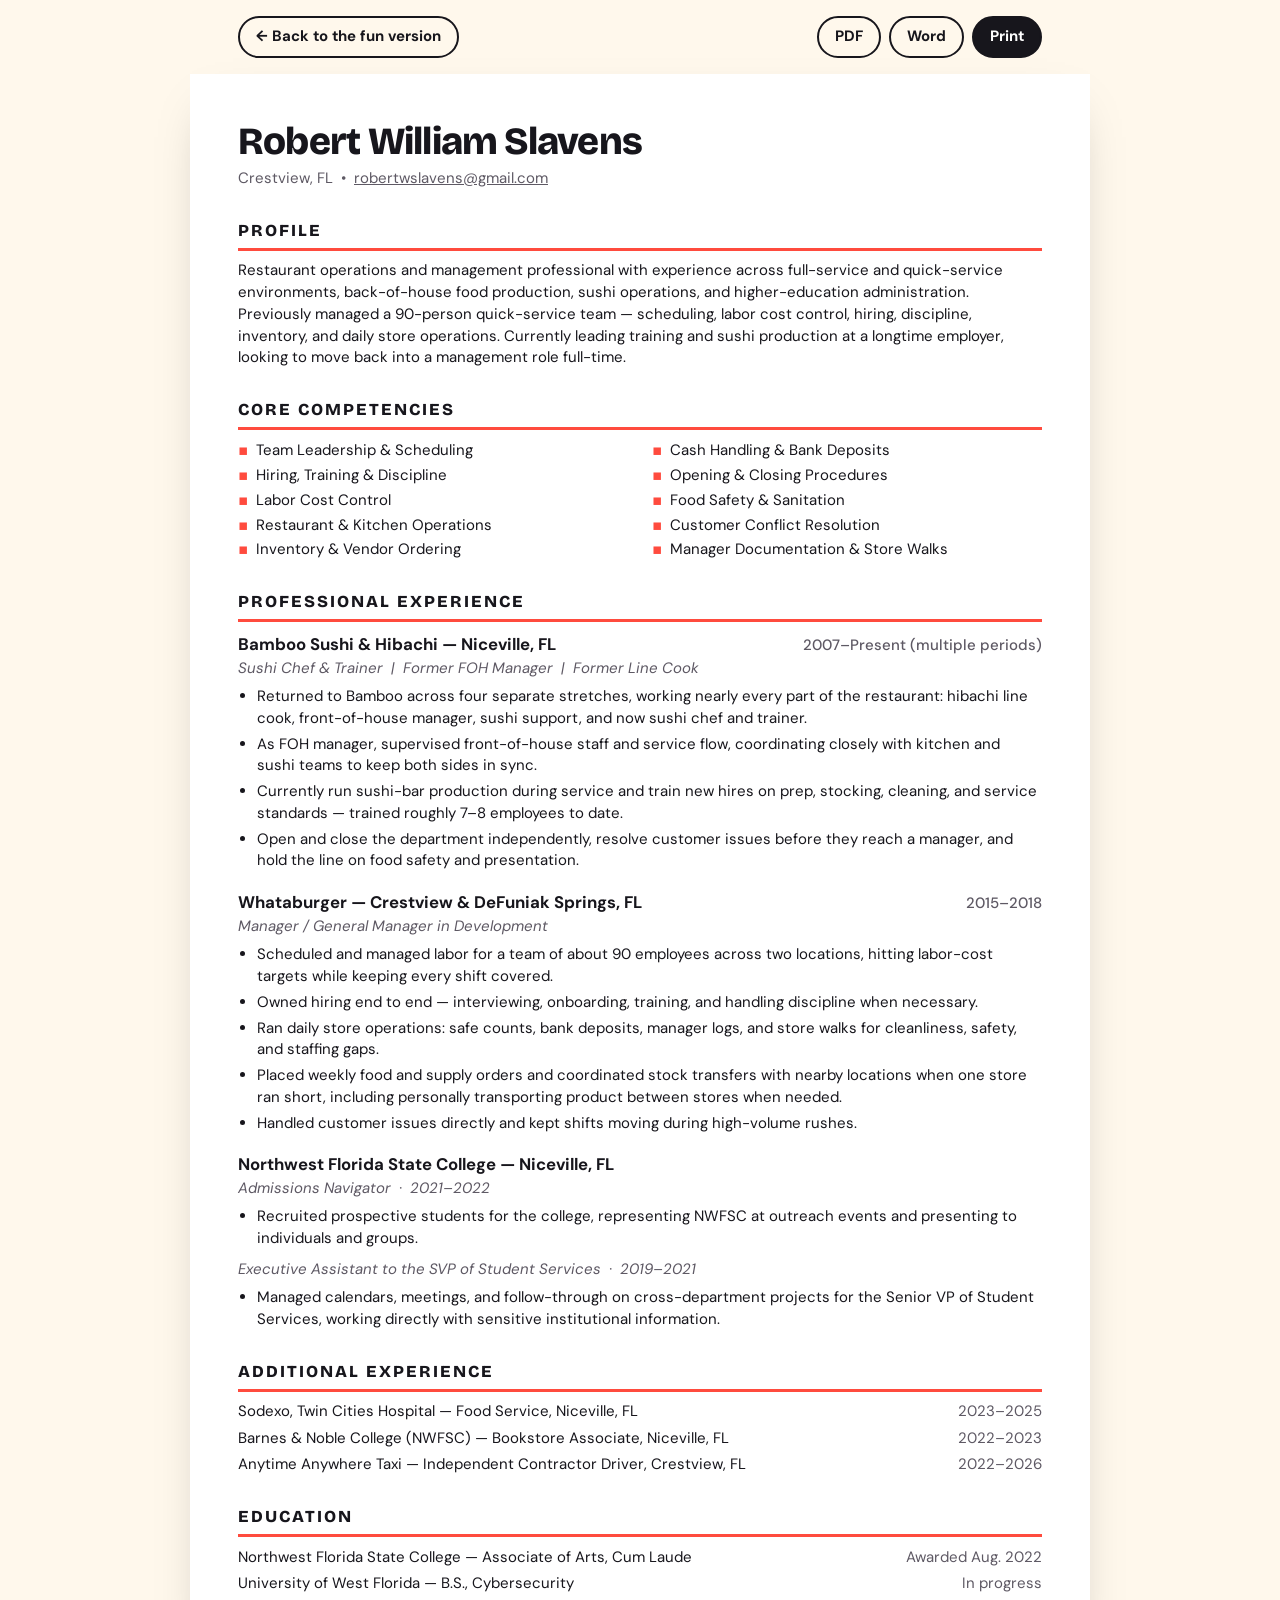
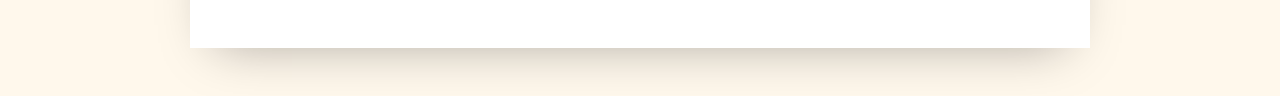
<file: resume.html>
<!DOCTYPE html>
<html lang="en">
<head>
  <meta charset="utf-8">
  <meta name="viewport" content="width=device-width, initial-scale=1">
  <title>Robert Slavens — Résumé</title>
  <meta name="description" content="Résumé of Robert William Slavens, restaurant operations and management professional, Crestview, FL.">
  <link rel="preconnect" href="https://fonts.googleapis.com">
  <link rel="preconnect" href="https://fonts.gstatic.com" crossorigin>
  <link href="https://fonts.googleapis.com/css2?family=Bricolage+Grotesque:opsz,wght@12..96,700;12..96,800&family=DM+Sans:ital,wght@0,400;0,500;0,700;1,400&display=swap" rel="stylesheet">
  <style>
    :root { --ink:#17161C; --muted:#5E5964; --tuna:#FF4B3E; --rule:#E3DCCB; --bg:#FFF8EC; }
    * { box-sizing: border-box; }
    body { margin:0; background:var(--bg); color:var(--ink); font-family:"DM Sans",system-ui,sans-serif; font-size:15px; line-height:1.45; }
    .bar { display:flex; justify-content:space-between; align-items:center; gap:1rem; padding:1rem clamp(1rem,4vw,3rem); max-width:900px; margin:0 auto; }
    .bar a, .bar button { font:inherit; font-weight:700; color:var(--ink); text-decoration:none; border:2px solid var(--ink); background:transparent; border-radius:999px; padding:.5rem 1rem; cursor:pointer; }
    .bar button { background:var(--ink); color:#fff; }
    .bar a:focus-visible, .bar button:focus-visible { outline:3px solid #1D4ED8; outline-offset:2px; }
    .sheet { background:#fff; max-width:900px; margin:0 auto 3rem; padding:clamp(1.5rem,5vw,3rem); box-shadow:0 20px 50px -25px rgba(0,0,0,.35); }
    h1 { font-family:"Bricolage Grotesque",sans-serif; font-weight:800; font-size:2.4rem; letter-spacing:-.02em; margin:0; line-height:1; }
    .contact { color:var(--muted); margin:.5rem 0 0; }
    .contact a { color:inherit; }
    h2 { font-family:"Bricolage Grotesque",sans-serif; font-weight:800; font-size:1.05rem; text-transform:uppercase; letter-spacing:.12em; margin:1.8rem 0 .6rem; padding-bottom:.3rem; border-bottom:3px solid var(--tuna); }
    p { margin:0 0 .6rem; }
    .skills { display:grid; grid-template-columns:repeat(2,1fr); gap:.2rem 1.5rem; padding:0; margin:0; list-style:none; }
    .skills li::before { content:"▪"; color:var(--tuna); margin-right:.5rem; }
    .job { margin-bottom:1.1rem; }
    .job header { display:flex; justify-content:space-between; gap:1rem; flex-wrap:wrap; align-items:baseline; }
    .job h3 { font-size:1.05rem; margin:0; font-weight:700; }
    .job .when { color:var(--muted); font-weight:500; white-space:nowrap; }
    .job .role { font-style:italic; color:var(--muted); margin:.1rem 0 .4rem; }
    .job ul { margin:0; padding-left:1.2rem; }
    .job li { margin-bottom:.25rem; }
    .row { display:flex; justify-content:space-between; gap:1rem; flex-wrap:wrap; margin-bottom:.3rem; }
    .row span:last-child { color:var(--muted); white-space:nowrap; }
    @media (max-width:600px) { .skills { grid-template-columns:1fr; } .job .when { white-space:normal; } }
    @media print {
      body { background:#fff; font-size:11.5pt; }
      .bar { display:none; }
      .sheet { box-shadow:none; margin:0; padding:0; max-width:none; }
      h2 { margin-top:1rem; }
      @page { margin:.7in; }
    }
  </style>
</head>
<body>
  <nav class="bar" aria-label="Résumé actions">
    <a href="index.html">← Back to the fun version</a>
    <div style="display:flex;gap:.5rem;flex-wrap:wrap">
      <a href="Robert_Slavens_Resume.pdf" download>PDF</a>
      <a href="Robert_Slavens_Resume.docx" download>Word</a>
      <button type="button" onclick="window.print()">Print</button>
    </div>
  </nav>

  <main class="sheet">
    <h1>Robert William Slavens</h1>
    <p class="contact">Crestview, FL &nbsp;•&nbsp; <a href="mailto:robertwslavens@gmail.com">robertwslavens@gmail.com</a></p>

    <h2>Profile</h2>
    <p>Restaurant operations and management professional with experience across full-service and quick-service environments, back-of-house food production, sushi operations, and higher-education administration. Previously managed a 90-person quick-service team — scheduling, labor cost control, hiring, discipline, inventory, and daily store operations. Currently leading training and sushi production at a longtime employer, looking to move back into a management role full-time.</p>

    <h2>Core Competencies</h2>
    <ul class="skills">
      <li>Team Leadership &amp; Scheduling</li>
      <li>Cash Handling &amp; Bank Deposits</li>
      <li>Hiring, Training &amp; Discipline</li>
      <li>Opening &amp; Closing Procedures</li>
      <li>Labor Cost Control</li>
      <li>Food Safety &amp; Sanitation</li>
      <li>Restaurant &amp; Kitchen Operations</li>
      <li>Customer Conflict Resolution</li>
      <li>Inventory &amp; Vendor Ordering</li>
      <li>Manager Documentation &amp; Store Walks</li>
    </ul>

    <h2>Professional Experience</h2>

    <article class="job">
      <header><h3>Bamboo Sushi &amp; Hibachi — Niceville, FL</h3><span class="when">2007–Present (multiple periods)</span></header>
      <p class="role">Sushi Chef &amp; Trainer &nbsp;|&nbsp; Former FOH Manager &nbsp;|&nbsp; Former Line Cook</p>
      <ul>
        <li>Returned to Bamboo across four separate stretches, working nearly every part of the restaurant: hibachi line cook, front-of-house manager, sushi support, and now sushi chef and trainer.</li>
        <li>As FOH manager, supervised front-of-house staff and service flow, coordinating closely with kitchen and sushi teams to keep both sides in sync.</li>
        <li>Currently run sushi-bar production during service and train new hires on prep, stocking, cleaning, and service standards — trained roughly 7–8 employees to date.</li>
        <li>Open and close the department independently, resolve customer issues before they reach a manager, and hold the line on food safety and presentation.</li>
      </ul>
    </article>

    <article class="job">
      <header><h3>Whataburger — Crestview &amp; DeFuniak Springs, FL</h3><span class="when">2015–2018</span></header>
      <p class="role">Manager / General Manager in Development</p>
      <ul>
        <li>Scheduled and managed labor for a team of about 90 employees across two locations, hitting labor-cost targets while keeping every shift covered.</li>
        <li>Owned hiring end to end — interviewing, onboarding, training, and handling discipline when necessary.</li>
        <li>Ran daily store operations: safe counts, bank deposits, manager logs, and store walks for cleanliness, safety, and staffing gaps.</li>
        <li>Placed weekly food and supply orders and coordinated stock transfers with nearby locations when one store ran short, including personally transporting product between stores when needed.</li>
        <li>Handled customer issues directly and kept shifts moving during high-volume rushes.</li>
      </ul>
    </article>

    <article class="job">
      <header><h3>Northwest Florida State College — Niceville, FL</h3></header>
      <p class="role">Admissions Navigator &nbsp;·&nbsp; 2021–2022</p>
      <ul>
        <li>Recruited prospective students for the college, representing NWFSC at outreach events and presenting to individuals and groups.</li>
      </ul>
      <p class="role" style="margin-top:.6rem">Executive Assistant to the SVP of Student Services &nbsp;·&nbsp; 2019–2021</p>
      <ul>
        <li>Managed calendars, meetings, and follow-through on cross-department projects for the Senior VP of Student Services, working directly with sensitive institutional information.</li>
      </ul>
    </article>

    <h2>Additional Experience</h2>
    <div class="row"><span>Sodexo, Twin Cities Hospital — Food Service, Niceville, FL</span><span>2023–2025</span></div>
    <div class="row"><span>Barnes &amp; Noble College (NWFSC) — Bookstore Associate, Niceville, FL</span><span>2022–2023</span></div>
    <div class="row"><span>Anytime Anywhere Taxi — Independent Contractor Driver, Crestview, FL</span><span>2022–2026</span></div>

    <h2>Education</h2>
    <div class="row"><span>Northwest Florida State College — Associate of Arts, Cum Laude</span><span>Awarded Aug. 2022</span></div>
    <div class="row"><span>University of West Florida — B.S., Cybersecurity</span><span>In progress</span></div>
  </main>
</body>
</html>
</file>
<file: styles.css>
/* ---------- Tokens ---------- */
:root {
  --rice: #FFF8EC;
  --rice-2: #F6EAD2;
  --ink: #17161C;
  --ink-2: #3B3841;
  --muted: #6B6570;
  --tuna: #FF4B3E;
  --tuna-deep: #C8271C;
  --wasabi: #A8E05F;
  --wasabi-deep: #5C8F1F;
  --yolk: #FFC531;
  --sky: #9ED2FF;
  --bg: var(--rice);
  --focus: #1D4ED8;
  --font-display: "Bricolage Grotesque", "Arial Black", Impact, sans-serif;
  --font-body: "DM Sans", system-ui, -apple-system, "Segoe UI", sans-serif;
  --font-hand: "Caveat", "Comic Sans MS", cursive;
  --ease: cubic-bezier(.2, .8, .2, 1);
  --pop: cubic-bezier(.34, 1.56, .64, 1);
  --pad: clamp(1.25rem, 4vw, 3rem);
}

/* Section themes: body background crossfades as jobs scroll into view */
body[data-theme="rice"]   { --bg: var(--rice); }
body[data-theme="wasabi"] { --bg: #EEF7DC; }
body[data-theme="yolk"]   { --bg: #FFF0C2; }
body[data-theme="tuna"]   { --bg: #FFE3DE; }
body[data-theme="sky"]    { --bg: #E4F1FF; }
body[data-theme="ink"]    { --bg: var(--ink); }

/* ---------- Base ---------- */
*, *::before, *::after { box-sizing: border-box; }
html { scroll-behavior: smooth; -webkit-text-size-adjust: 100%; }
body {
  margin: 0;
  font-family: var(--font-body);
  font-size: 1.0625rem;
  line-height: 1.55;
  color: var(--ink);
  background: var(--bg);
  transition: background-color .9s var(--ease);
  overflow-x: hidden;
}
img { max-width: 100%; height: auto; display: block; }
a { color: inherit; }
h1, h2, h3, h4 { font-family: var(--font-display); line-height: 1; letter-spacing: -.02em; margin: 0; }
p { margin: 0 0 1em; }
ul { margin: 0; padding: 0; list-style: none; }
figure { margin: 0; }
button { font: inherit; color: inherit; }

:focus-visible { outline: 3px solid var(--focus); outline-offset: 3px; border-radius: 4px; }
.skip {
  position: absolute; left: 1rem; top: -4rem; z-index: 100;
  background: var(--ink); color: var(--rice); padding: .6rem 1rem; border-radius: 8px; font-weight: 700;
}
.skip:focus { top: 1rem; }

.wrap { width: min(1180px, 100% - 2 * var(--pad)); margin-inline: auto; }
.sr { position: absolute; width: 1px; height: 1px; overflow: hidden; clip: rect(0 0 0 0); white-space: nowrap; }

/* ---------- Highlight marks ---------- */
mark {
  color: var(--ink);
  background: none;
  background-image: linear-gradient(120deg, var(--wasabi) 0%, var(--wasabi) 100%);
  background-repeat: no-repeat;
  background-size: 0% 88%;
  background-position: 0 92%;
  padding: 0 .15em;
  margin: 0 -.15em;
  border-radius: 3px;
  transition: background-size .6s var(--ease);
  display: inline;
}
mark.yolk { background-image: linear-gradient(120deg, var(--yolk), var(--yolk)); }
mark.tuna { background-image: linear-gradient(120deg, #FFB0A8, #FFB0A8); }
mark.sky  { background-image: linear-gradient(120deg, var(--sky), var(--sky)); }
.in mark { background-size: 100% 88%; }
.in mark { animation: markpop .5s var(--pop) .35s both; }
@keyframes markpop { 0% { transform: scale(1); } 50% { transform: scale(1.06); } 100% { transform: scale(1); } }

/* ---------- Header / nav ---------- */
.top {
  position: fixed; inset: 0 0 auto 0; z-index: 50;
  display: flex; align-items: center; justify-content: space-between;
  padding: .9rem var(--pad);
  pointer-events: none;
}
.top > * { pointer-events: auto; }
.brand {
  font-family: var(--font-display); font-weight: 800; font-size: 1.25rem; text-decoration: none;
  background: var(--ink); color: var(--rice); padding: .4rem .7rem; border-radius: 10px;
  transform: rotate(-3deg); display: inline-block;
}
.brand:hover { transform: rotate(3deg); }
.progress {
  position: fixed; top: 0; left: 0; height: 5px; width: 100%; z-index: 60;
  transform-origin: left; transform: scaleX(0);
  background: linear-gradient(90deg, var(--tuna), var(--yolk), var(--wasabi));
}
.burger {
  width: 54px; height: 54px; border: 0; border-radius: 50%; cursor: pointer;
  background: var(--ink); color: var(--rice); display: grid; place-items: center;
  transition: transform .3s var(--pop);
}
.burger:hover { transform: scale(1.08) rotate(6deg); }
.burger { position: relative; }
.burger span { position: absolute; left: 15px; top: 25px; width: 24px; height: 3px; background: currentColor; border-radius: 3px; transition: transform .3s var(--ease), opacity .2s; }
.burger span:nth-child(1) { transform: translateY(-8px); }
.burger span:nth-child(3) { transform: translateY(8px); }
.burger[aria-expanded="true"] span:nth-child(1) { transform: rotate(45deg); }
.burger[aria-expanded="true"] span:nth-child(2) { opacity: 0; }
.burger[aria-expanded="true"] span:nth-child(3) { transform: rotate(-45deg); }

.menu {
  position: fixed; inset: 0; z-index: 45; background: var(--ink); color: var(--rice);
  display: grid; place-items: center; padding: var(--pad);
  clip-path: circle(0% at calc(100% - 3rem) 3rem);
  transition: clip-path .6s var(--ease);
  visibility: hidden;
}
.menu.open { clip-path: circle(150% at calc(100% - 3rem) 3rem); visibility: visible; }
.menu ul { display: grid; gap: .25rem; text-align: center; }
.menu a {
  font-family: var(--font-display); font-weight: 800; text-decoration: none;
  font-size: clamp(2rem, 7vw, 4.5rem); line-height: 1.1; display: inline-block;
  transition: color .2s, transform .3s var(--pop);
}
.menu a:hover, .menu a:focus-visible { color: var(--yolk); transform: rotate(-2deg) scale(1.04); }
.menu small { display: block; font-family: var(--font-hand); font-size: 1.5rem; color: var(--wasabi); margin-top: 1.5rem; }
.menu a:focus-visible { outline-color: var(--yolk); }

/* ---------- Hero ---------- */
.hero {
  min-height: 100svh; display: grid; align-content: center;
  padding: 7rem 0 4rem; position: relative; overflow: hidden;
}
.hero .wrap { display: grid; gap: 2.5rem; grid-template-columns: 1.15fr .85fr; align-items: center; }
.eyebrow {
  font-weight: 700; text-transform: uppercase; letter-spacing: .14em; font-size: .8rem; color: var(--ink-2);
  display: inline-flex; gap: .6rem; align-items: center;
}
.eyebrow::before { content: ""; width: 2.5rem; height: 3px; background: var(--tuna); border-radius: 2px; }
.hero h1 { font-size: clamp(3rem, 9vw, 7.5rem); font-weight: 800; margin: .5rem 0 1rem; }
.hero h1 .quoted { color: var(--tuna); }
.lead { font-size: clamp(1.25rem, 2.4vw, 1.75rem); line-height: 1.3; font-weight: 500; max-width: 26ch; margin-bottom: 1.75rem; }
.ctas { display: flex; flex-wrap: wrap; gap: .75rem; }
.btn {
  display: inline-flex; align-items: center; gap: .5rem; text-decoration: none; font-weight: 700;
  padding: .9rem 1.4rem; border-radius: 999px; border: 3px solid var(--ink); background: var(--ink); color: var(--rice);
  transition: transform .25s var(--pop), background .2s, color .2s;
}
.btn:hover { transform: translateY(-3px) rotate(-1.5deg); }
.btn.ghost { background: transparent; color: var(--ink); }
.btn.ghost:hover { background: var(--yolk); }
.btn.tuna { background: var(--tuna); border-color: var(--tuna); color: var(--ink); }
.btn.tuna:hover { background: var(--tuna-deep); border-color: var(--tuna-deep); color: #fff; }

.polaroid {
  background: #fff; padding: .75rem; border-radius: 6px;
  box-shadow: 0 25px 60px -20px rgba(23, 22, 28, .45), 0 2px 6px rgba(0,0,0,.08);
  transform: rotate(var(--tilt, 2deg)); position: relative;
  display: flex; flex-direction: column; gap: .7rem;
  transition: transform .4s var(--pop);
}
.polaroid:hover { transform: rotate(0deg) scale(1.02); z-index: 2; }
.polaroid .ph { border-radius: 3px; overflow: hidden; background: var(--rice-2); }
.polaroid figcaption {
  position: static;
  font-family: var(--font-hand); font-size: 1.35rem; line-height: 1.1; color: var(--ink-2); text-align: center;
  padding: 0 .25rem .1rem;
}
.ph { background: var(--rice-2); overflow: hidden; }
.ph img { width: 100%; height: 100%; object-fit: cover; }

.hero-art { position: relative; justify-self: center; width: min(100%, 460px); }
.hero-art .polaroid { --tilt: 3deg; }
.hero-art .ph { aspect-ratio: 4 / 4.6; }
.hero-art .ph img { object-position: 22% 40%; }
.sticker {
  position: absolute; font-family: var(--font-display); font-weight: 800; font-size: .95rem;
  padding: .55rem .85rem; border-radius: 999px; box-shadow: 0 8px 20px -8px rgba(0,0,0,.35);
  white-space: nowrap; transform: rotate(var(--r, -6deg));
  animation: float 5s ease-in-out infinite;
}
.sticker.s1 { top: -1.2rem; left: -1.5rem; background: var(--yolk); --r: -8deg; }
.sticker.s2 { top: 32%; right: -2.2rem; background: var(--wasabi); --r: 6deg; animation-delay: -1.5s; }
.sticker.s3 { bottom: 4.5rem; left: -2.4rem; background: var(--tuna); color: #fff; --r: -4deg; animation-delay: -3s; }
.sticker.s4 { bottom: -1.2rem; right: 1rem; background: var(--sky); --r: 5deg; animation-delay: -2.2s; }
@keyframes float { 0%, 100% { translate: 0 0; } 50% { translate: 0 -6px; } }

/* ---------- Ticker ---------- */
.ticker-wrap { overflow: hidden; padding: .6rem 0; }
.ticker {
  background: var(--ink); color: var(--rice); overflow: hidden; padding: .8rem 0;
  transform: rotate(-1.5deg) scale(1.03); font-family: var(--font-display); font-weight: 800;
  text-transform: uppercase; letter-spacing: .06em; font-size: 1.05rem;
}
.ticker .track { display: flex; gap: 2.5rem; width: max-content; animation: ticker 40s linear infinite; }
.ticker span::after { content: "•"; color: var(--yolk); margin-left: 2.5rem; }
@keyframes ticker { to { transform: translateX(-50%); } }

/* ---------- Sections ---------- */
section { padding: clamp(4rem, 10vw, 8rem) 0; }
.section-head { display: flex; flex-wrap: wrap; align-items: baseline; gap: 1rem 2rem; margin-bottom: 2.5rem; }
.section-head h2 { font-size: clamp(2.5rem, 7vw, 5.5rem); font-weight: 800; }
.section-head .num { font-family: var(--font-hand); font-size: 2rem; color: var(--tuna); }
.big {
  font-family: var(--font-display); font-weight: 600; font-size: clamp(1.5rem, 3.4vw, 2.6rem); line-height: 1.2;
  max-width: 28ch; letter-spacing: -.01em;
}
.big + .big { margin-top: 1.5rem; }

/* ---------- Photo breaks ---------- */
.break { padding: clamp(2rem, 6vw, 4rem) 0; }
.break .wrap { display: grid; gap: 2.5rem; align-items: center; grid-template-columns: repeat(auto-fit, minmax(280px, 1fr)); }
.break .polaroid { width: min(100%, 420px); justify-self: center; }
.break.two .polaroid { width: min(100%, 360px); }
.break .ph { aspect-ratio: 4 / 5; }
.break .polaroid.wide .ph { aspect-ratio: 5 / 4; }
.quote {
  font-family: var(--font-hand); font-size: clamp(1.9rem, 3.6vw, 2.8rem); line-height: 1.15; max-width: 22ch;
  position: relative; padding-left: 1.2rem; border-left: 6px solid var(--yolk);
}
.quote cite { display: block; font-family: var(--font-body); font-style: normal; font-size: 1rem; color: var(--muted); margin-top: .8rem; font-weight: 600; }

/* ---------- Jobs / timeline ---------- */
.job { padding: clamp(4rem, 10vw, 7rem) 0; }
.job .wrap { display: grid; grid-template-columns: minmax(180px, .8fr) 2fr; gap: 3rem; align-items: start; }
.job .meta { position: sticky; top: 6rem; }
.job .idx { font-family: var(--font-display); font-weight: 800; font-size: clamp(4rem, 10vw, 8rem); line-height: .85; color: var(--tuna); opacity: .95; }
.job .years { font-family: var(--font-hand); font-size: 1.75rem; margin: .5rem 0 0; }
.job .place { font-weight: 700; text-transform: uppercase; letter-spacing: .1em; font-size: .8rem; color: var(--ink-2); margin-top: .5rem; }
.job h3 { font-size: clamp(2rem, 5vw, 4rem); font-weight: 800; margin-bottom: 1rem; }
.job .role { font-weight: 700; font-size: 1.1rem; color: var(--ink-2); margin-bottom: 1.5rem; }
.job .role span + span::before { content: "·"; margin: 0 .5rem; color: var(--tuna); }
.job .intro { font-size: 1.2rem; max-width: 55ch; }
.bullets { display: grid; gap: .9rem; margin-top: 1.5rem; max-width: 60ch; }
.bullets li { position: relative; padding-left: 2rem; }
.bullets li::before {
  content: ""; position: absolute; left: 0; top: .45em; width: 1.1rem; height: 1.1rem; border-radius: 50%;
  background: var(--yolk); border: 3px solid var(--ink);
}
.job:nth-of-type(even) .bullets li::before { background: var(--wasabi); }

.chip {
  display: inline-block; font-family: var(--font-display); font-weight: 700; font-size: .85rem;
  background: var(--ink); color: var(--rice); padding: .3rem .7rem; border-radius: 999px; margin: .25rem .25rem 0 0;
}

/* Side quests grid */
.quests { display: grid; gap: 1.25rem; grid-template-columns: repeat(auto-fit, minmax(240px, 1fr)); margin-top: 2rem; }
.card {
  background: #fff; border: 3px solid var(--ink); border-radius: 18px; padding: 1.5rem;
  box-shadow: 6px 6px 0 var(--ink); transition: transform .3s var(--pop), box-shadow .3s;
}
.card:hover { transform: translate(-3px, -3px) rotate(-.5deg); box-shadow: 10px 10px 0 var(--ink); }
.card h4 { font-size: 1.4rem; font-weight: 800; margin-bottom: .35rem; }
.card .when { font-family: var(--font-hand); font-size: 1.3rem; color: var(--tuna-deep); }
.card p { margin: .6rem 0 0; color: var(--ink-2); }

/* Photo grid */
.grid { display: grid; gap: 1.5rem; grid-template-columns: repeat(auto-fit, minmax(220px, 1fr)); margin-top: 2rem; }
.grid.four { grid-template-columns: repeat(auto-fit, minmax(150px, 1fr)); }
.grid .polaroid { --tilt: -2deg; }
.grid .polaroid:nth-child(2n) { --tilt: 2.5deg; }
.grid .polaroid:nth-child(3n) { --tilt: -1deg; }
.grid .ph { aspect-ratio: 4 / 5; }

/* ---------- Morris ---------- */
.morris { color: var(--rice); background: var(--ink); }
.morris .section-head .num { color: var(--yolk); }
.morris .big { color: var(--rice); }
.morris mark { color: var(--ink); }
.bento {
  display: grid; gap: 1rem; margin-top: 2.5rem;
  grid-template-columns: repeat(4, 1fr); grid-template-rows: 260px 260px;
}
.bento .ph {
  border-radius: 16px; position: relative; background: #2a2830;
  display: grid; grid-template-rows: minmax(0, 1fr) auto;
}
.bento .ph:nth-child(1) { grid-row: span 2; grid-column: span 1; }
.bento .ph:nth-child(2) { grid-column: span 2; }
.bento .ph:nth-child(3) { grid-row: span 2; }
.bento .ph:nth-child(4) { grid-column: span 2; }
.bento .ph figcaption {
  position: static; justify-self: start; max-width: calc(100% - 1.3rem); margin: .65rem;
  font-family: var(--font-hand); font-size: 1.3rem; line-height: 1.1;
  background: var(--yolk); color: var(--ink); padding: .25rem .7rem; border-radius: 12px; transform: rotate(-2deg);
}
.stats { display: grid; gap: 1rem; grid-template-columns: repeat(auto-fit, minmax(180px, 1fr)); margin-top: 2rem; }
.stat { border: 2px dashed var(--yolk); border-radius: 14px; padding: 1rem 1.2rem; }
.stat dt { font-size: .75rem; text-transform: uppercase; letter-spacing: .14em; color: var(--yolk); font-weight: 700; }
.stat dd { margin: .25rem 0 0; font-family: var(--font-display); font-weight: 700; font-size: 1.25rem; }

/* ---------- Off the clock ---------- */
.life { display: grid; gap: 1.5rem; grid-template-columns: repeat(auto-fit, minmax(260px, 1fr)); margin-top: 2rem; }
.life .card { display: grid; gap: 1rem; }
.life .ph { aspect-ratio: 4 / 3; border-radius: 10px; }
.life .card.dark { background: var(--ink); color: var(--rice); }
.life .card.dark p { color: var(--rice-2); }
.life .card.dark a { color: var(--yolk); }
.life .card.dark .ph { aspect-ratio: 4 / 3; }

/* ---------- Pitch ---------- */
.pitch { display: grid; gap: 1.5rem; grid-template-columns: repeat(auto-fit, minmax(280px, 1fr)); margin-top: 2rem; }
.pitch .card h4 { font-size: 1.75rem; }
.pitch .card:nth-child(1) { background: var(--wasabi); }
.pitch .card:nth-child(2) { background: var(--yolk); }
.pitch .card:nth-child(3) { background: var(--tuna); color: var(--ink); }
.pitch .card p { color: var(--ink); font-size: 1.1rem; }
.pitch .card .tag { font-family: var(--font-hand); font-size: 1.4rem; color: var(--ink-2); }

/* ---------- Contact ---------- */
.contact { text-align: center; }
.contact h2 { font-size: clamp(3rem, 10vw, 8rem); font-weight: 800; }
.contact .email { font-size: clamp(1.1rem, 3vw, 1.5rem); padding: 1.1rem 1.8rem; margin-top: 1.5rem; }
.contact .links { margin-top: 1.5rem; display: flex; flex-wrap: wrap; gap: .5rem 1.5rem; justify-content: center; font-weight: 600; }
.contact .links a { text-decoration-thickness: 3px; text-decoration-color: var(--tuna); text-underline-offset: 4px; }
footer { padding: 2rem var(--pad) 3rem; text-align: center; color: var(--muted); font-size: .95rem; }
footer .hand { font-family: var(--font-hand); font-size: 1.4rem; color: var(--ink-2); }

/* ---------- Reveal animations ---------- */
.reveal { opacity: 0; transform: translateY(28px); transition: opacity .7s var(--ease), transform .7s var(--ease); }
.reveal.in { opacity: 1; transform: none; }
.reveal[data-delay="1"] { transition-delay: .12s; }
.reveal[data-delay="2"] { transition-delay: .24s; }
.reveal[data-delay="3"] { transition-delay: .36s; }
.stagger > * { opacity: 0; transform: translateY(18px); transition: opacity .6s var(--ease), transform .6s var(--ease); }
.stagger.in > * { opacity: 1; transform: none; }
.stagger.in > :nth-child(1) { transition-delay: .05s; }
.stagger.in > :nth-child(2) { transition-delay: .15s; }
.stagger.in > :nth-child(3) { transition-delay: .25s; }
.stagger.in > :nth-child(4) { transition-delay: .35s; }
.stagger.in > :nth-child(5) { transition-delay: .45s; }
.stagger.in > :nth-child(6) { transition-delay: .55s; }

/* word-by-word */
.w { display: inline-block; opacity: 0; transform: translateY(.6em) rotate(3deg); transition: opacity .5s var(--ease), transform .6s var(--pop); transition-delay: calc(var(--i) * 45ms); }
.in .w { opacity: 1; transform: none; }

/* ---------- Responsive ---------- */
@media (max-width: 860px) {
  .hero .wrap { grid-template-columns: 1fr; }
  .hero-art { width: min(100%, 360px); margin-top: 1.5rem; }
  .job .wrap { grid-template-columns: 1fr; gap: 1.5rem; }
  .job .meta { position: static; display: flex; align-items: baseline; gap: 1rem; flex-wrap: wrap; }
  .job .idx { font-size: 3.5rem; }
  .bento { grid-template-columns: 1fr 1fr; grid-template-rows: 220px 220px 220px; }
  .bento .ph:nth-child(1) { grid-row: span 1; }
  .bento .ph:nth-child(2) { grid-column: span 1; }
  .bento .ph:nth-child(3) { grid-row: span 1; }
  .bento .ph:nth-child(4) { grid-column: span 1; }
  .sticker { font-size: .8rem; }
  .sticker.s1 { left: -.5rem; } .sticker.s3 { left: -.8rem; } .sticker.s2 { right: -.8rem; }
  .grid.four { grid-template-columns: repeat(2, minmax(0, 1fr)); gap: 1rem; }
  .grid.four .polaroid figcaption { font-size: 1.1rem; }
}

@media (prefers-reduced-motion: reduce) {
  html { scroll-behavior: auto; }
  .reveal, .stagger > *, .w { opacity: 1; transform: none; transition: none; }
  mark { background-size: 100% 88%; transition: none; animation: none !important; }
  .ticker .track { animation: none; }
  .sticker { animation: none; }
  .menu { transition: none; }
  body { transition: none; }
}

@media print {
  .top, .menu, .progress, .ticker { display: none; }
  body { background: #fff; }
}

/* image fade-in on load (placeholder color shows until then; no layout shift) */
.js .ph img { opacity: 0; transition: opacity .5s var(--ease); }
.ph.loaded img { opacity: 1; }
@media (prefers-reduced-motion: reduce) { .ph img { opacity: 1; transition: none; } }
</file>
